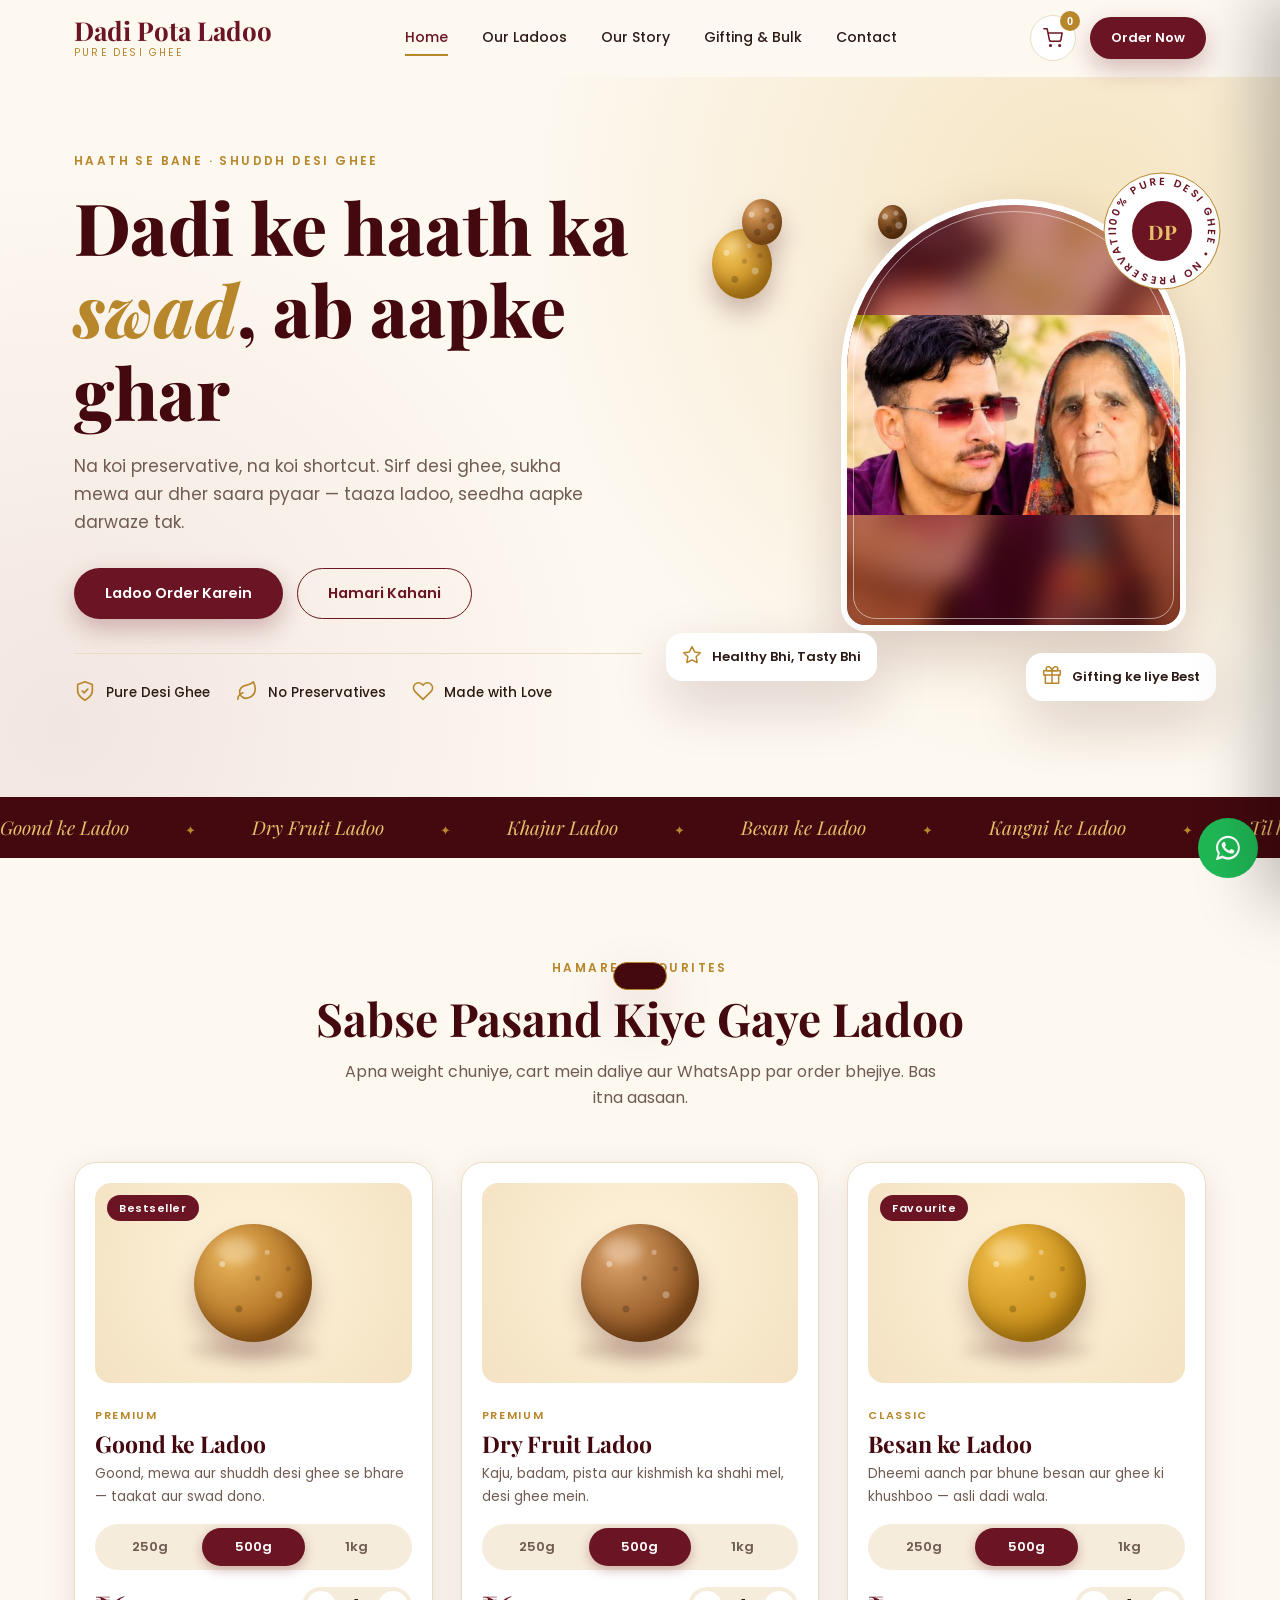
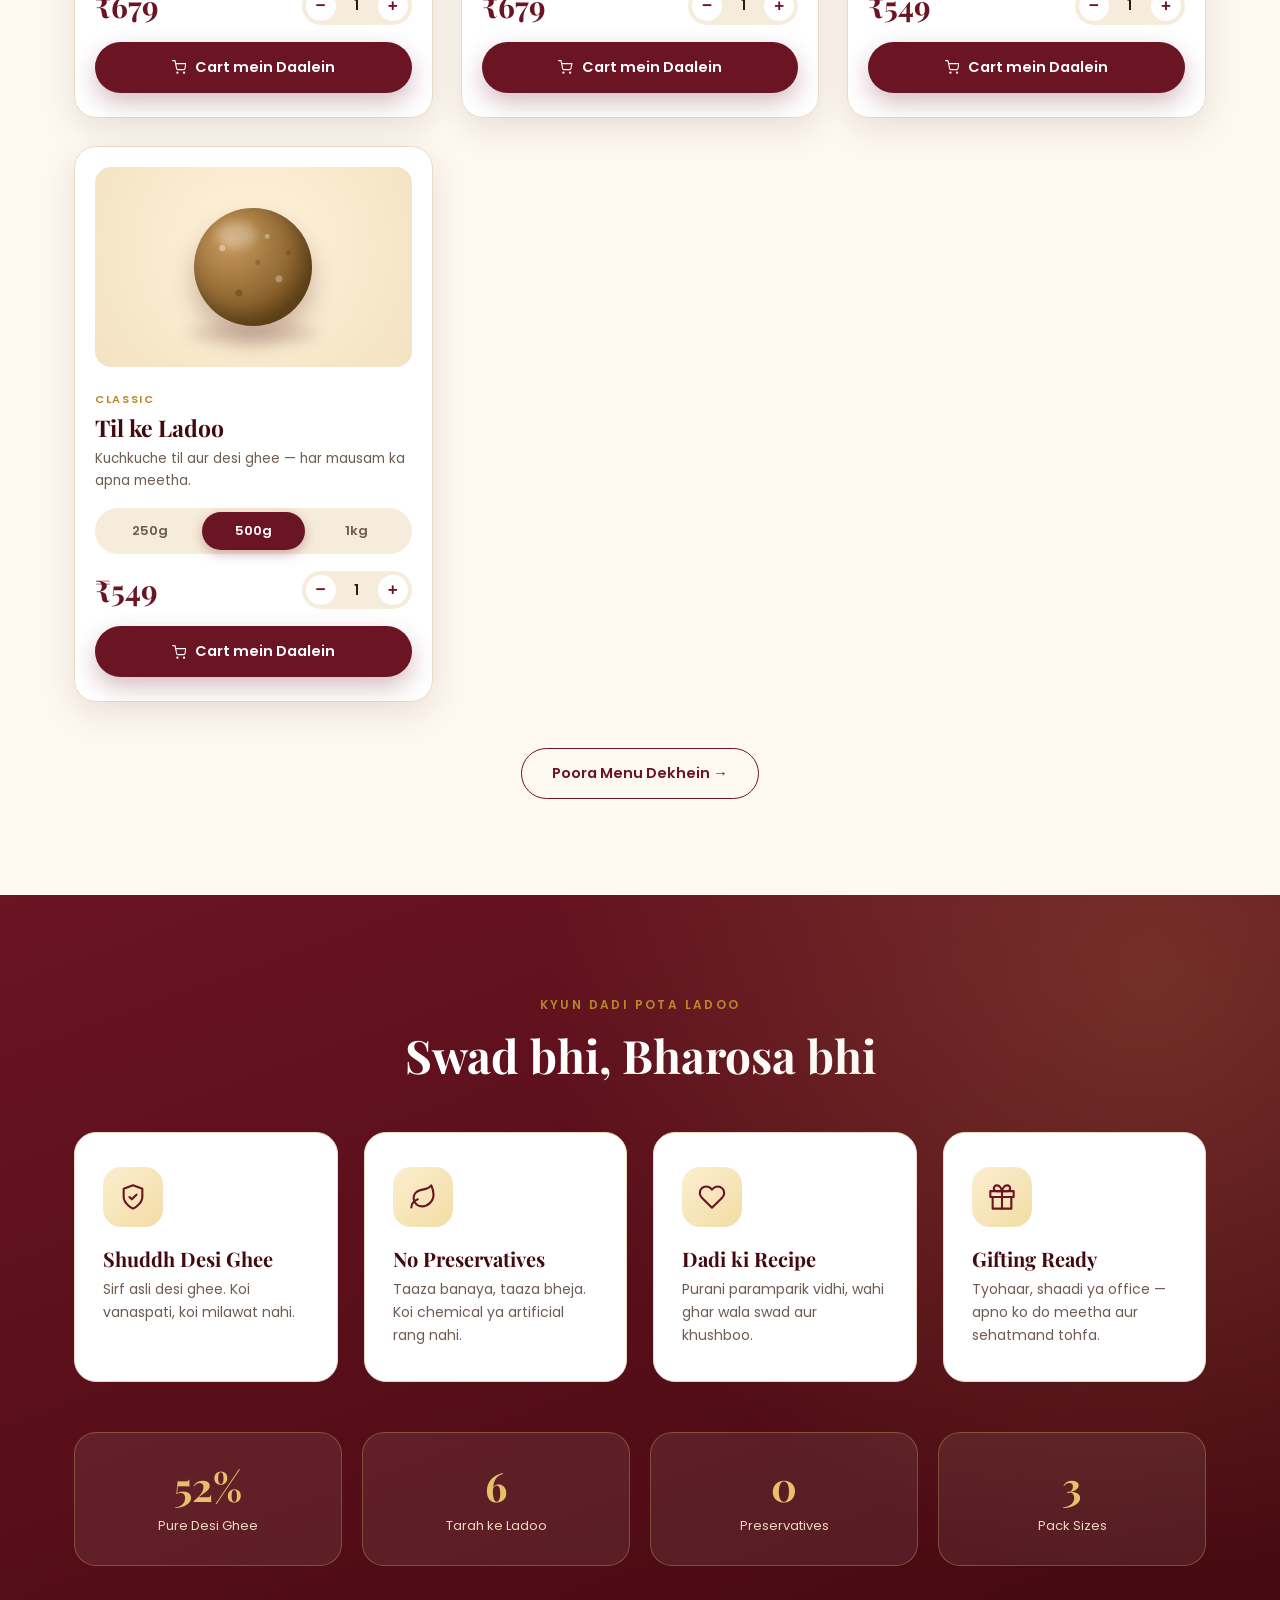
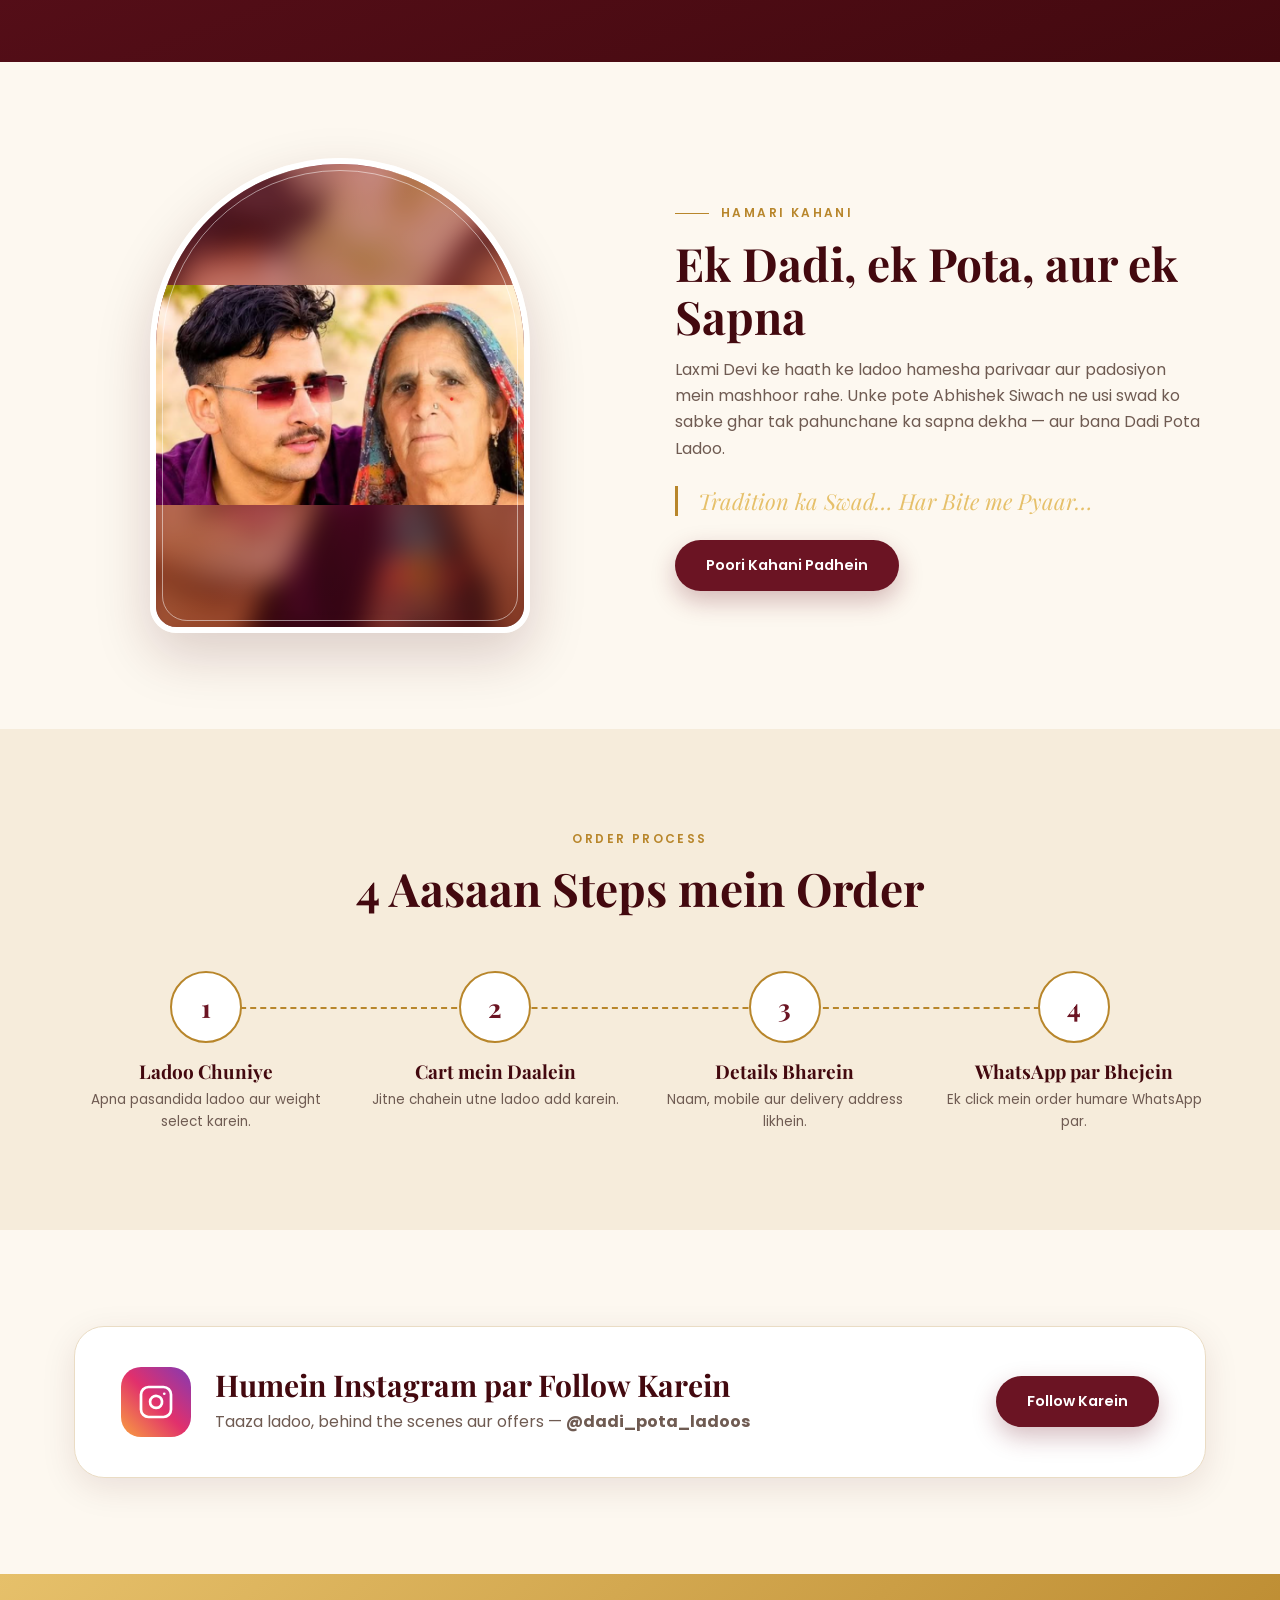
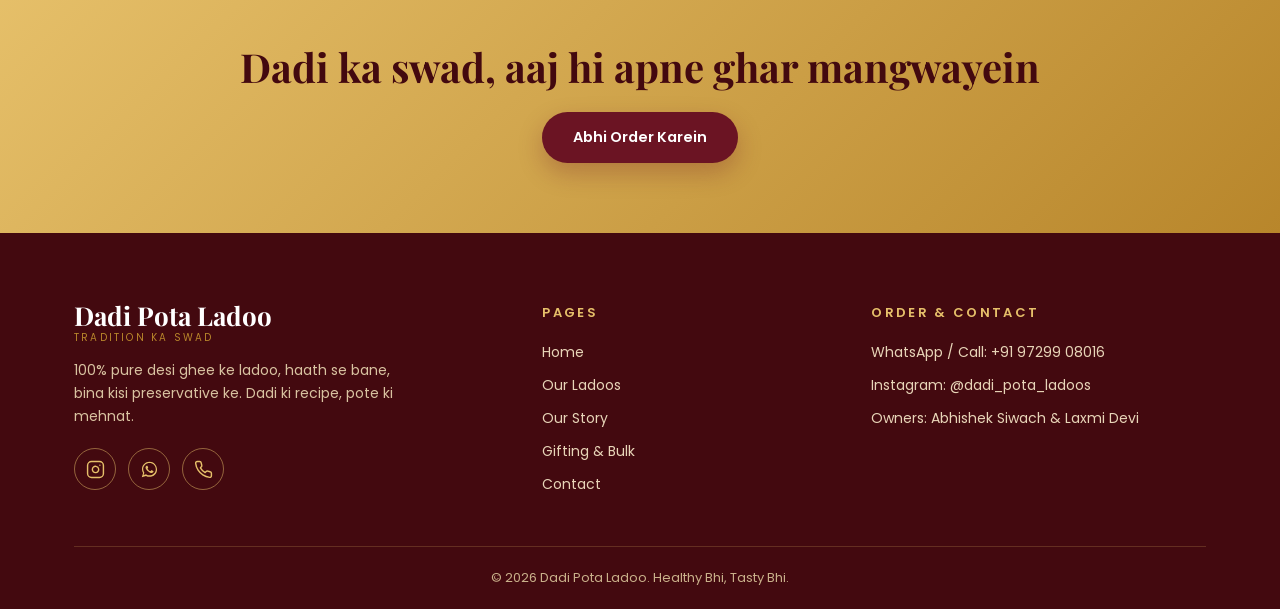
<file: index.html>
<!DOCTYPE html>
<html lang="hi">
<head>
<meta charset="UTF-8">
<meta name="viewport" content="width=device-width, initial-scale=1.0">
<title>Dadi Pota Ladoo | 100% Pure Desi Ghee Ladoo</title>
<meta name="description" content="Dadi Pota Ladoo - 100% pure desi ghee ke ladoo. Goond, Dry Fruit, Khajur, Besan, Kangni aur Til ke ladoo. WhatsApp par order karein.">
<link rel="preconnect" href="https://fonts.googleapis.com">
<link rel="preconnect" href="https://fonts.gstatic.com" crossorigin>
<link href="https://fonts.googleapis.com/css2?family=Playfair+Display:ital,wght@0,600;0,700;0,800;1,600&family=Poppins:wght@300;400;500;600&display=swap" rel="stylesheet">
<link rel="stylesheet" href="style.css">
</head>
<body>
<div id="app-header"></div>

<main>
<!-- HERO -->
<section class="hero">
  <div class="wrap">
    <div>
      <span class="eyebrow rv">Haath se bane · Shuddh Desi Ghee</span>
      <h1 class="rv">Dadi ke haath ka <em>swad</em>, ab aapke ghar</h1>
      <p class="lead rv">Na koi preservative, na koi shortcut. Sirf desi ghee, sukha mewa aur dher saara pyaar — taaza ladoo, seedha aapke darwaze tak.</p>
      <div class="cta-row rv">
        <a href="Menu.html" class="btn primary">Ladoo Order Karein</a>
        <a href="About.html" class="btn line">Hamari Kahani</a>
      </div>
      <div class="trust rv">
        <div><span data-ic="shield"></span> Pure Desi Ghee</div>
        <div><span data-ic="leaf"></span> No Preservatives</div>
        <div><span data-ic="heart"></span> Made with Love</div>
      </div>
    </div>
    <div class="hero-vis rv r">
      <div class="fl ball a" style="--l1:#f6c95b;--l2:#c98a1a"></div>
      <div class="fl ball b" style="--l1:#e0a060;--l2:#9a5a1a"></div>
      <div class="fl ball c" style="--l1:#b8763a;--l2:#6a3a12"></div>
      <div class="arch">
        <div class="fb">DP</div>
        <img src="dadi%20pota.png" alt="Abhishek Siwach aur Laxmi Devi, Dadi Pota Ladoo" onerror="this.style.display='none'">
        <div class="arch-ring"></div>
      </div>
      <div class="badge-rot">
        <svg viewBox="0 0 120 120"><defs><path id="cp" d="M60,60 m-46,0 a46,46 0 1,1 92,0 a46,46 0 1,1 -92,0"/></defs>
          <circle cx="60" cy="60" r="58" fill="#fff" stroke="#b8862b"/>
          <text font-size="10.5" font-weight="600" letter-spacing="2.2" fill="#6b1423" font-family="Poppins"><textPath href="#cp">100% PURE DESI GHEE • NO PRESERVATIVES •</textPath></text></svg>
        <div class="core">DP</div>
      </div>
      <div class="chip c1"><span data-ic="star"></span> Healthy Bhi, Tasty Bhi</div>
      <div class="chip c2"><span data-ic="gift"></span> Gifting ke liye Best</div>
    </div>
  </div>
</section>

<div class="strip"><div class="track">
  <span>Goond ke Ladoo</span><span>Dry Fruit Ladoo</span><span>Khajur Ladoo</span><span>Besan ke Ladoo</span><span>Kangni ke Ladoo</span><span>Til ke Ladoo</span>
  <span>Goond ke Ladoo</span><span>Dry Fruit Ladoo</span><span>Khajur Ladoo</span><span>Besan ke Ladoo</span><span>Kangni ke Ladoo</span><span>Til ke Ladoo</span>
</div></div>

<!-- FEATURED -->
<section>
  <div class="wrap">
    <div class="center">
      <span class="eyebrow rv">Hamare Favourites</span>
      <h2 class="sec-title rv">Sabse Pasand Kiye Gaye Ladoo</h2>
      <p class="sec-sub rv">Apna weight chuniye, cart mein daliye aur WhatsApp par order bhejiye. Bas itna aasaan.</p>
    </div>
    <div class="grid" id="featuredGrid" style="margin-top:50px"></div>
    <div class="center rv" style="margin-top:46px"><a href="Menu.html" class="btn line">Poora Menu Dekhein →</a></div>
  </div>
</section>

<!-- WHY -->
<section class="dark">
  <div class="wrap">
    <div class="center">
      <span class="eyebrow rv">Kyun Dadi Pota Ladoo</span>
      <h2 class="sec-title rv">Swad bhi, Bharosa bhi</h2>
    </div>
    <div class="feat">
      <div class="f rv"><div class="ico" data-ic="shield"></div><h4>Shuddh Desi Ghee</h4><p>Sirf asli desi ghee. Koi vanaspati, koi milawat nahi.</p></div>
      <div class="f rv"><div class="ico" data-ic="leaf"></div><h4>No Preservatives</h4><p>Taaza banaya, taaza bheja. Koi chemical ya artificial rang nahi.</p></div>
      <div class="f rv"><div class="ico" data-ic="heart"></div><h4>Dadi ki Recipe</h4><p>Purani paramparik vidhi, wahi ghar wala swad aur khushboo.</p></div>
      <div class="f rv"><div class="ico" data-ic="gift"></div><h4>Gifting Ready</h4><p>Tyohaar, shaadi ya office — apno ko do meetha aur sehatmand tohfa.</p></div>
    </div>
    <div class="stats">
      <div class="stat rv"><b data-count="100" data-suf="%">0</b><span>Pure Desi Ghee</span></div>
      <div class="stat rv"><b data-count="6">0</b><span>Tarah ke Ladoo</span></div>
      <div class="stat rv"><b data-count="0">0</b><span>Preservatives</span></div>
      <div class="stat rv"><b data-count="3">0</b><span>Pack Sizes</span></div>
    </div>
  </div>
</section>

<!-- STORY -->
<section>
  <div class="wrap split">
    <div class="rv l">
      <div class="arch" style="max-width:380px">
        <div class="fb">DP</div>
        <img src="dadi%20pota.png" alt="Dadi aur Pota" onerror="this.style.display='none'">
        <div class="arch-ring"></div>
      </div>
    </div>
    <div class="rv r">
      <span class="eyebrow">Hamari Kahani</span>
      <h2 class="sec-title">Ek Dadi, ek Pota, aur ek Sapna</h2>
      <p class="sec-sub" style="margin-bottom:14px">Laxmi Devi ke haath ke ladoo hamesha parivaar aur padosiyon mein mashhoor rahe. Unke pote Abhishek Siwach ne usi swad ko sabke ghar tak pahunchane ka sapna dekha — aur bana Dadi Pota Ladoo.</p>
      <div class="quote">Tradition ka Swad… Har Bite me Pyaar…</div>
      <a href="About.html" class="btn primary">Poori Kahani Padhein</a>
    </div>
  </div>
</section>

<!-- HOW TO ORDER -->
<section style="background:var(--bg2)">
  <div class="wrap">
    <div class="center">
      <span class="eyebrow rv">Order Process</span>
      <h2 class="sec-title rv">4 Aasaan Steps mein Order</h2>
    </div>
    <div class="steps">
      <div class="step rv"><i>1</i><h4>Ladoo Chuniye</h4><p>Apna pasandida ladoo aur weight select karein.</p></div>
      <div class="step rv"><i>2</i><h4>Cart mein Daalein</h4><p>Jitne chahein utne ladoo add karein.</p></div>
      <div class="step rv"><i>3</i><h4>Details Bharein</h4><p>Naam, mobile aur delivery address likhein.</p></div>
      <div class="step rv"><i>4</i><h4>WhatsApp par Bhejein</h4><p>Ek click mein order humare WhatsApp par.</p></div>
    </div>
  </div>
</section>

<!-- INSTAGRAM -->
<section>
  <div class="wrap">
    <div class="insta rv">
      <div class="left">
        <div class="ig" data-ic="insta"></div>
        <div><h3>Humein Instagram par Follow Karein</h3><p>Taaza ladoo, behind the scenes aur offers — <b>@dadi_pota_ladoos</b></p></div>
      </div>
      <a href="https://www.instagram.com/dadi_pota_ladoos/" target="_blank" rel="noopener" class="btn primary">Follow Karein</a>
    </div>
  </div>
</section>

<div class="band">
  <div class="wrap">
    <h2 class="rv">Dadi ka swad, aaj hi apne ghar mangwayein</h2>
    <a href="Menu.html" class="btn primary rv">Abhi Order Karein</a>
  </div>
</div>
</main>

<div id="app-footer"></div>
<script src="script.js"></script>
</body>
</html>
</file>
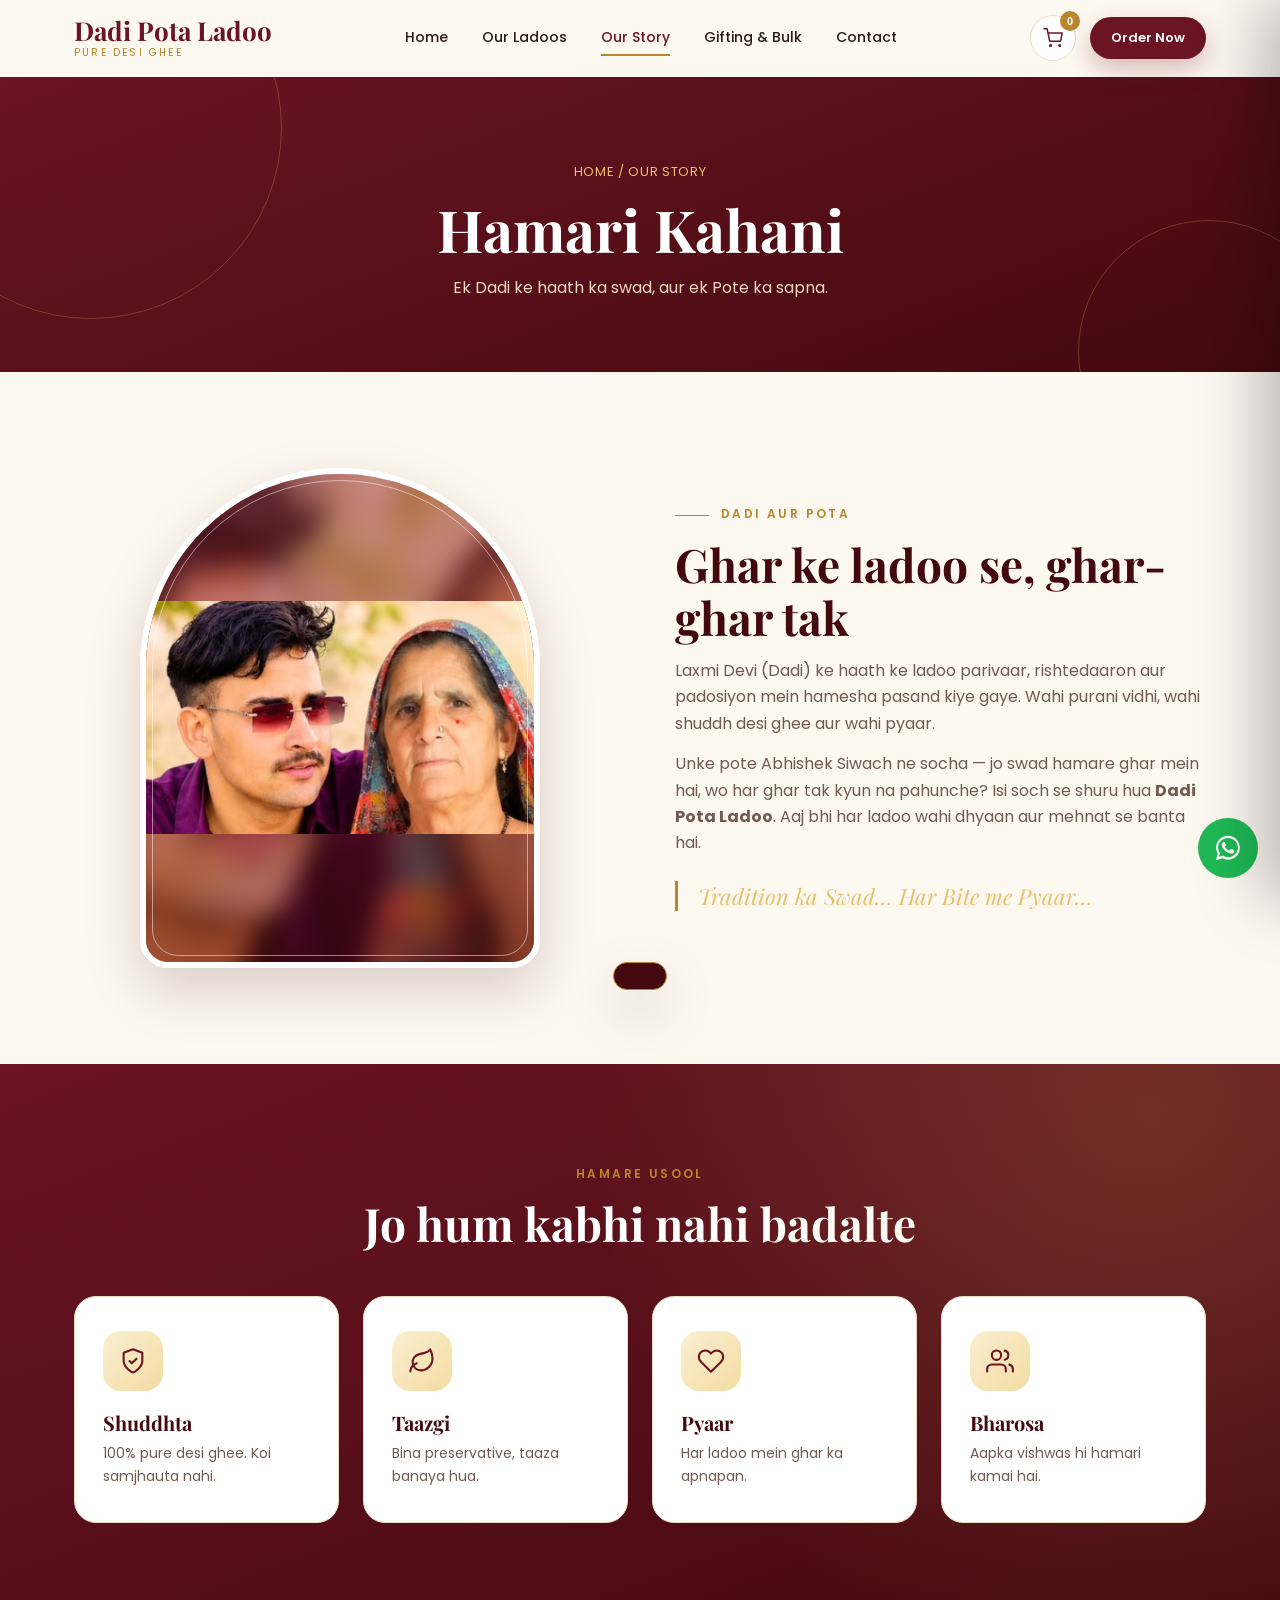
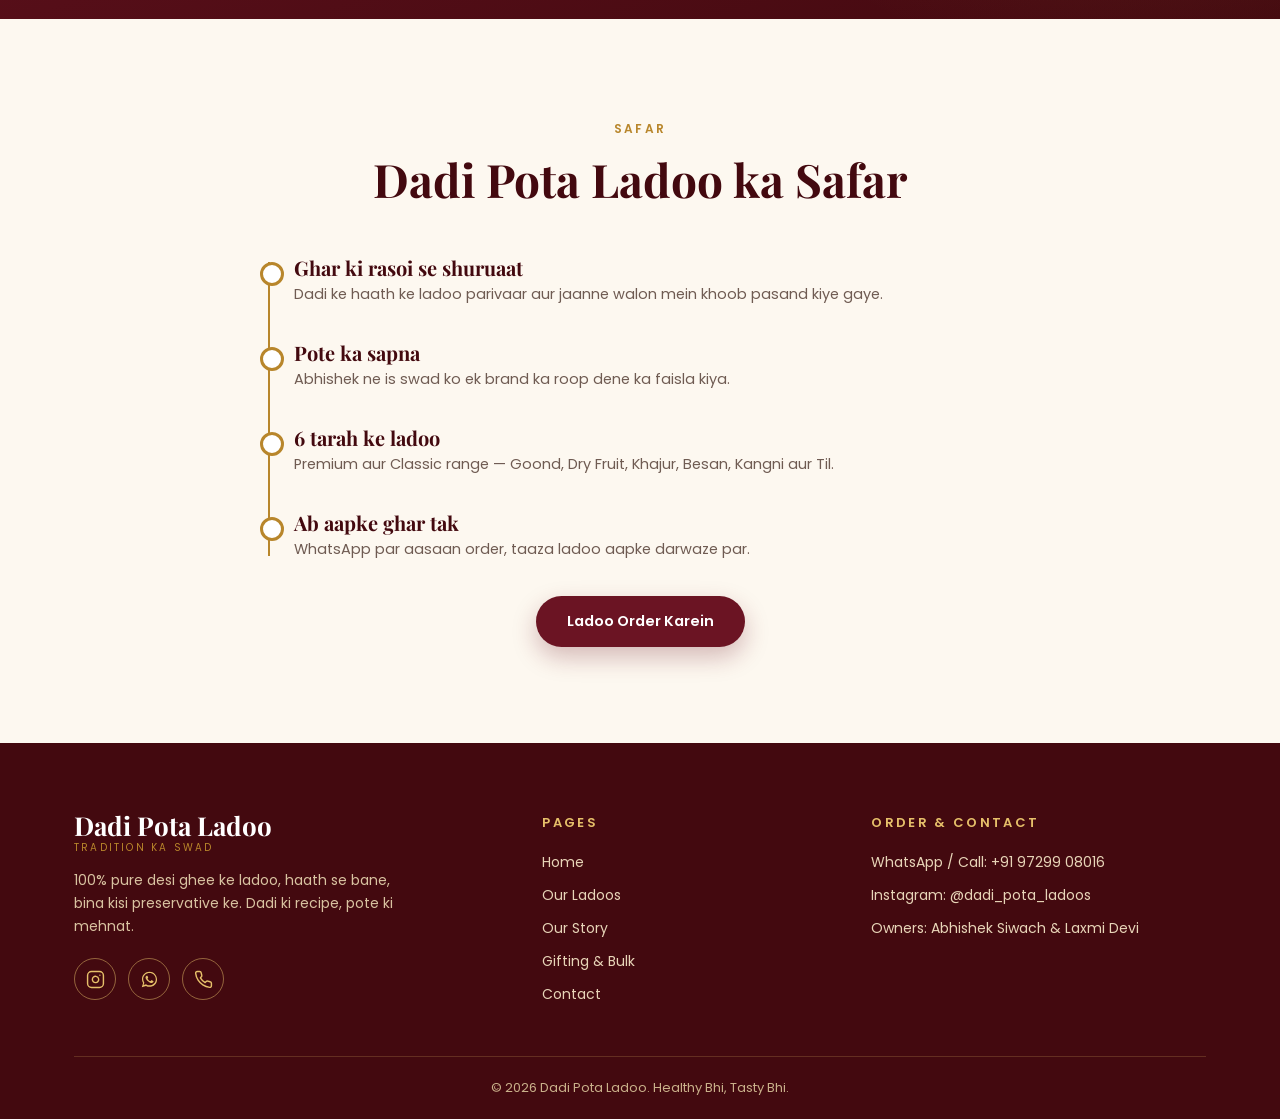
<file: About.html>
<!DOCTYPE html>
<html lang="hi">
<head>
<meta charset="UTF-8">
<meta name="viewport" content="width=device-width, initial-scale=1.0">
<title>Our Story | Dadi Pota Ladoo</title>
<meta name="description" content="Dadi Laxmi Devi aur pote Abhishek Siwach ki kahani - Dadi Pota Ladoo ka safar.">
<link rel="preconnect" href="https://fonts.googleapis.com">
<link rel="preconnect" href="https://fonts.gstatic.com" crossorigin>
<link href="https://fonts.googleapis.com/css2?family=Playfair+Display:ital,wght@0,600;0,700;0,800;1,600&family=Poppins:wght@300;400;500;600&display=swap" rel="stylesheet">
<link rel="stylesheet" href="style.css">
</head>
<body>
<div id="app-header"></div>

<main>
<section class="phero">
  <div class="wrap">
    <div class="crumb">HOME / OUR STORY</div>
    <h1>Hamari Kahani</h1>
    <p>Ek Dadi ke haath ka swad, aur ek Pote ka sapna.</p>
  </div>
</section>

<section>
  <div class="wrap split">
    <div class="rv l">
      <div class="arch" style="max-width:400px">
        <div class="fb">DP</div>
        <img src="dadi%20pota.png" alt="Abhishek Siwach aur Laxmi Devi" onerror="this.style.display='none'">
        <div class="arch-ring"></div>
      </div>
    </div>
    <div class="rv r">
      <span class="eyebrow">Dadi aur Pota</span>
      <h2 class="sec-title">Ghar ke ladoo se, ghar-ghar tak</h2>
      <p class="sec-sub" style="margin-bottom:14px">Laxmi Devi (Dadi) ke haath ke ladoo parivaar, rishtedaaron aur padosiyon mein hamesha pasand kiye gaye. Wahi purani vidhi, wahi shuddh desi ghee aur wahi pyaar.</p>
      <p class="sec-sub">Unke pote Abhishek Siwach ne socha — jo swad hamare ghar mein hai, wo har ghar tak kyun na pahunche? Isi soch se shuru hua <b>Dadi Pota Ladoo</b>. Aaj bhi har ladoo wahi dhyaan aur mehnat se banta hai.</p>
      <div class="quote">Tradition ka Swad… Har Bite me Pyaar…</div>
    </div>
  </div>
</section>

<section class="dark">
  <div class="wrap">
    <div class="center">
      <span class="eyebrow rv">Hamare Usool</span>
      <h2 class="sec-title rv">Jo hum kabhi nahi badalte</h2>
    </div>
    <div class="vals feat" style="margin-top:46px">
      <div class="f rv"><div class="ico" data-ic="shield"></div><h4>Shuddhta</h4><p>100% pure desi ghee. Koi samjhauta nahi.</p></div>
      <div class="f rv"><div class="ico" data-ic="leaf"></div><h4>Taazgi</h4><p>Bina preservative, taaza banaya hua.</p></div>
      <div class="f rv"><div class="ico" data-ic="heart"></div><h4>Pyaar</h4><p>Har ladoo mein ghar ka apnapan.</p></div>
      <div class="f rv"><div class="ico" data-ic="users"></div><h4>Bharosa</h4><p>Aapka vishwas hi hamari kamai hai.</p></div>
    </div>
  </div>
</section>

<section>
  <div class="wrap">
    <div class="center">
      <span class="eyebrow rv">Safar</span>
      <h2 class="sec-title rv">Dadi Pota Ladoo ka Safar</h2>
    </div>
    <div class="tl">
      <div class="rv"><h4>Ghar ki rasoi se shuruaat</h4><p>Dadi ke haath ke ladoo parivaar aur jaanne walon mein khoob pasand kiye gaye.</p></div>
      <div class="rv"><h4>Pote ka sapna</h4><p>Abhishek ne is swad ko ek brand ka roop dene ka faisla kiya.</p></div>
      <div class="rv"><h4>6 tarah ke ladoo</h4><p>Premium aur Classic range — Goond, Dry Fruit, Khajur, Besan, Kangni aur Til.</p></div>
      <div class="rv"><h4>Ab aapke ghar tak</h4><p>WhatsApp par aasaan order, taaza ladoo aapke darwaze par.</p></div>
    </div>
    <div class="center rv" style="margin-top:20px"><a href="menu.html" class="btn primary">Ladoo Order Karein</a></div>
  </div>
</section>
</main>

<div id="app-footer"></div>
<script src="script.js"></script>
</body>
</html>
</file>
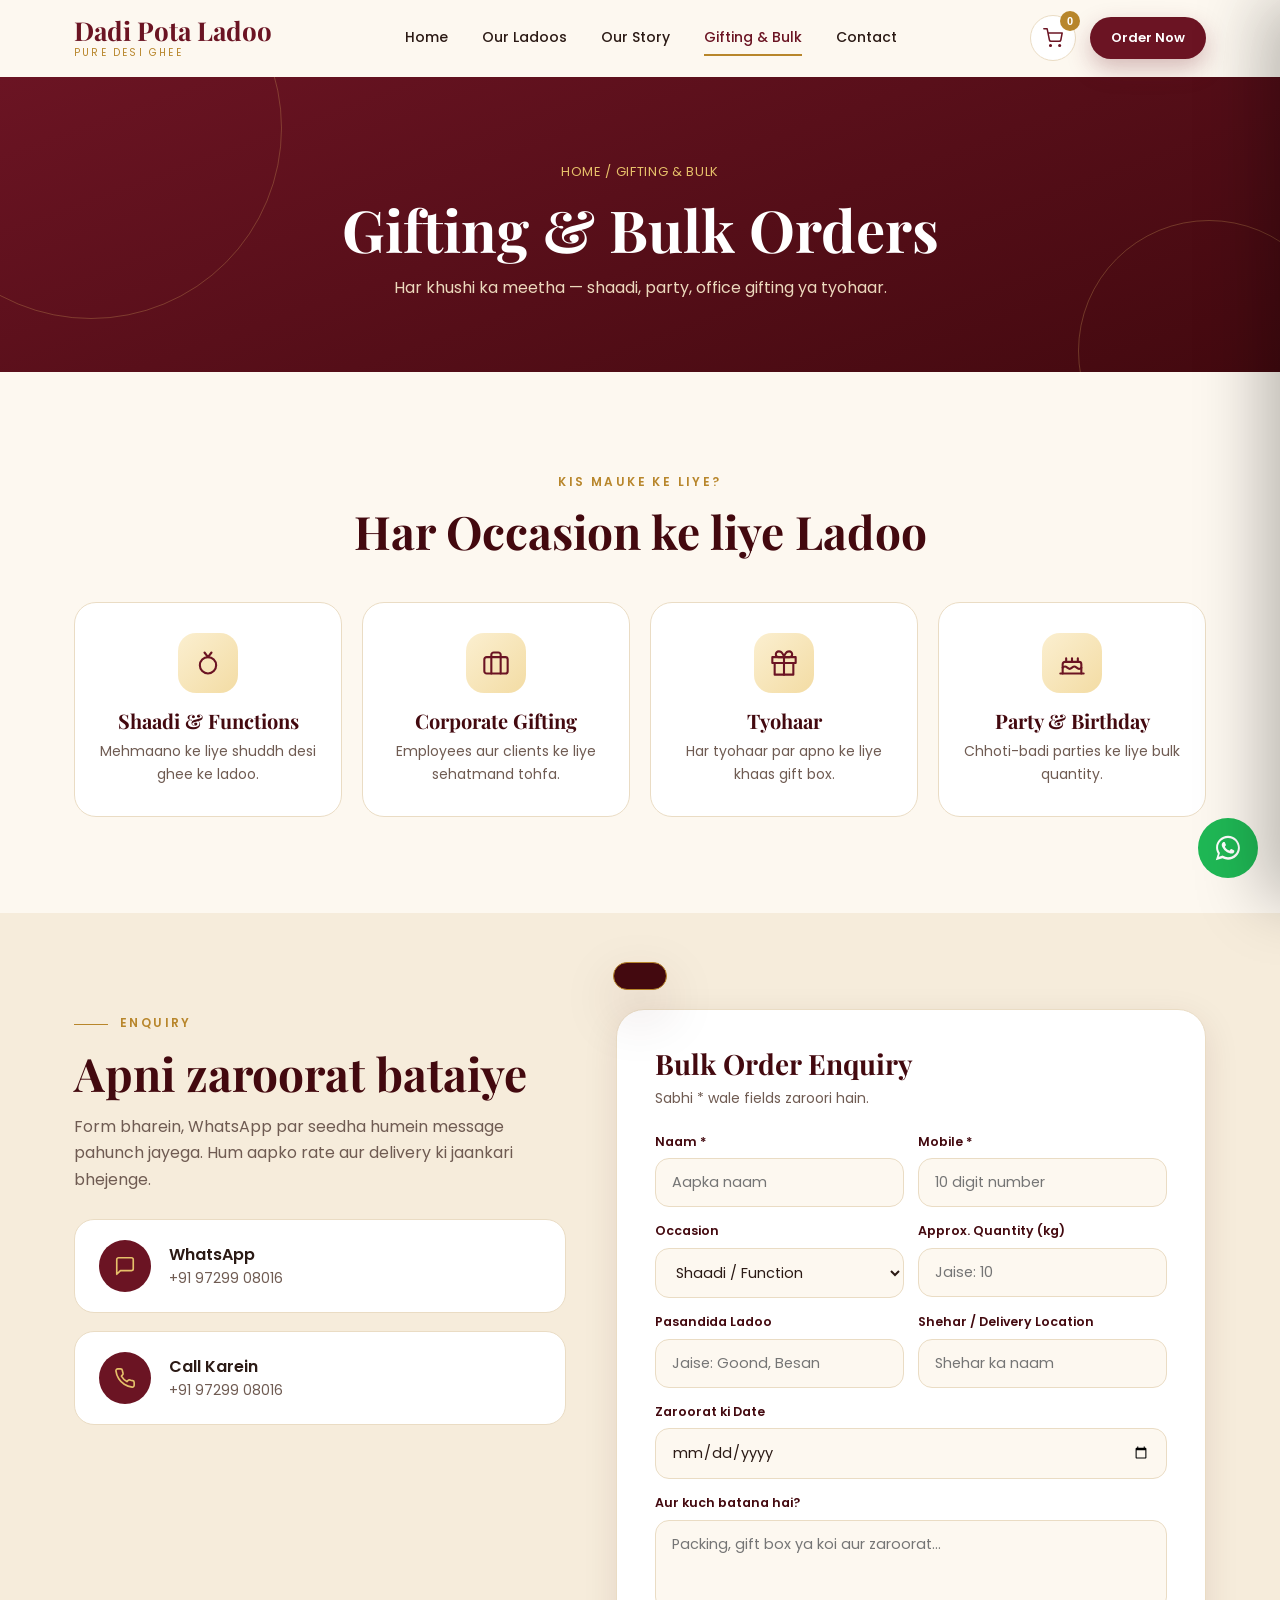
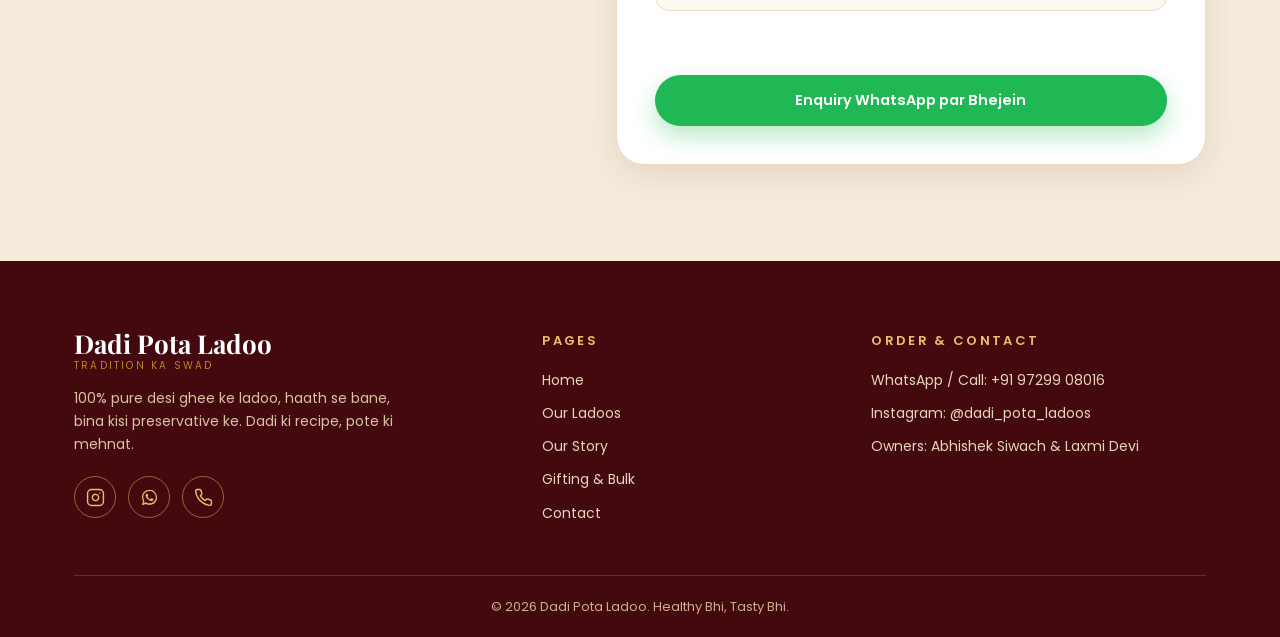
<file: Bulk.html>
<!DOCTYPE html>
<html lang="hi">
<head>
<meta charset="UTF-8">
<meta name="viewport" content="width=device-width, initial-scale=1.0">
<title>Gifting & Bulk Orders | Dadi Pota Ladoo</title>
<meta name="description" content="Shaadi, corporate gifting, party aur tyohaar ke liye Dadi Pota Ladoo ke bulk orders. WhatsApp par enquiry bhejein.">
<link rel="preconnect" href="https://fonts.googleapis.com">
<link rel="preconnect" href="https://fonts.gstatic.com" crossorigin>
<link href="https://fonts.googleapis.com/css2?family=Playfair+Display:ital,wght@0,600;0,700;0,800;1,600&family=Poppins:wght@300;400;500;600&display=swap" rel="stylesheet">
<link rel="stylesheet" href="style.css">
</head>
<body>
<div id="app-header"></div>

<main>
<section class="phero">
  <div class="wrap">
    <div class="crumb">HOME / GIFTING &amp; BULK</div>
    <h1>Gifting &amp; Bulk Orders</h1>
    <p>Har khushi ka meetha — shaadi, party, office gifting ya tyohaar.</p>
  </div>
</section>

<section>
  <div class="wrap">
    <div class="center">
      <span class="eyebrow rv">Kis Mauke ke liye?</span>
      <h2 class="sec-title rv">Har Occasion ke liye Ladoo</h2>
    </div>
    <div class="occ">
      <div class="f rv"><div class="ico" data-ic="ring"></div><h4>Shaadi &amp; Functions</h4><p>Mehmaano ke liye shuddh desi ghee ke ladoo.</p></div>
      <div class="f rv"><div class="ico" data-ic="briefcase"></div><h4>Corporate Gifting</h4><p>Employees aur clients ke liye sehatmand tohfa.</p></div>
      <div class="f rv"><div class="ico" data-ic="gift"></div><h4>Tyohaar</h4><p>Har tyohaar par apno ke liye khaas gift box.</p></div>
      <div class="f rv"><div class="ico" data-ic="cake"></div><h4>Party &amp; Birthday</h4><p>Chhoti-badi parties ke liye bulk quantity.</p></div>
    </div>
  </div>
</section>

<section style="background:var(--bg2)">
  <div class="wrap two">
    <div class="rv l">
      <span class="eyebrow">Enquiry</span>
      <h2 class="sec-title">Apni zaroorat bataiye</h2>
      <p class="sec-sub" style="margin-bottom:26px">Form bharein, WhatsApp par seedha humein message pahunch jayega. Hum aapko rate aur delivery ki jaankari bhejenge.</p>
      <div class="cinfo">
        <a class="ci-card" href="https://wa.me/919729908016" target="_blank" rel="noopener"><div class="ico" data-ic="msg"></div><div><h4>WhatsApp</h4><p>+91 97299 08016</p></div></a>
        <a class="ci-card" href="tel:+919729908016"><div class="ico" data-ic="phone"></div><div><h4>Call Karein</h4><p>+91 97299 08016</p></div></a>
      </div>
    </div>
    <form class="fbox rv r" id="bulkForm" novalidate>
      <h3>Bulk Order Enquiry</h3>
      <p>Sabhi * wale fields zaroori hain.</p>
      <div class="row2">
        <label class="f-l"><span>Naam *</span><input type="text" name="name" data-label="Naam" placeholder="Aapka naam"></label>
        <label class="f-l"><span>Mobile *</span><input type="tel" class="digits" name="phone" data-label="Mobile" maxlength="10" inputmode="numeric" placeholder="10 digit number"></label>
      </div>
      <div class="row2">
        <label class="f-l"><span>Occasion</span>
          <select name="occasion" data-label="Occasion">
            <option>Shaadi / Function</option><option>Corporate Gifting</option><option>Tyohaar</option><option>Party / Birthday</option><option>Anya</option>
          </select></label>
        <label class="f-l"><span>Approx. Quantity (kg)</span><input type="number" min="1" name="qty" data-label="Quantity (kg)" placeholder="Jaise: 10"></label>
      </div>
      <div class="row2">
        <label class="f-l"><span>Pasandida Ladoo</span><input type="text" name="ladoo" data-label="Ladoo" placeholder="Jaise: Goond, Besan"></label>
        <label class="f-l"><span>Shehar / Delivery Location</span><input type="text" name="city" data-label="Shehar" placeholder="Shehar ka naam"></label>
      </div>
      <label class="f-l"><span>Zaroorat ki Date</span><input type="date" name="date" data-label="Date"></label>
      <label class="f-l"><span>Aur kuch batana hai?</span><textarea name="msg" data-label="Message" rows="3" placeholder="Packing, gift box ya koi aur zaroorat..."></textarea></label>
      <p class="err"></p>
      <button type="submit" class="btn wa block">Enquiry WhatsApp par Bhejein</button>
    </form>
  </div>
</section>
</main>

<div id="app-footer"></div>
<script src="script.js"></script>
</body>
</html>
</file>
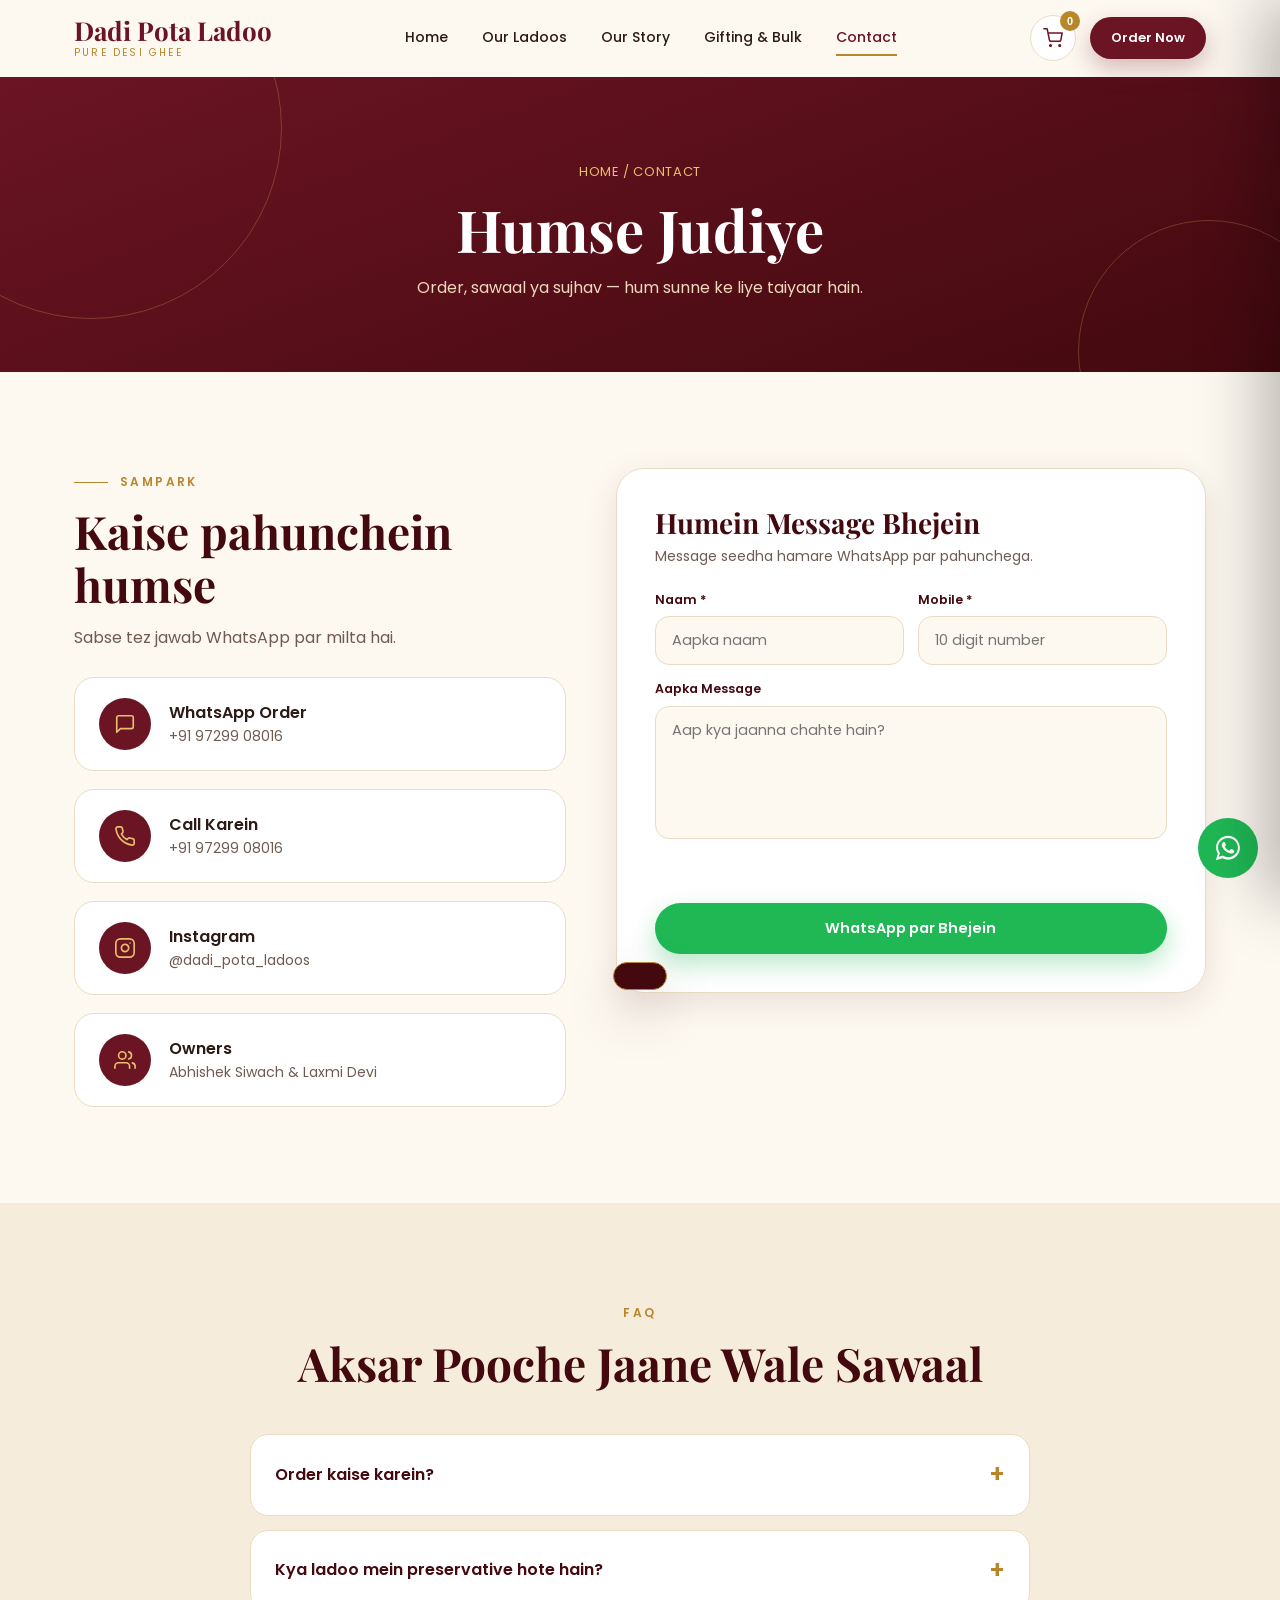
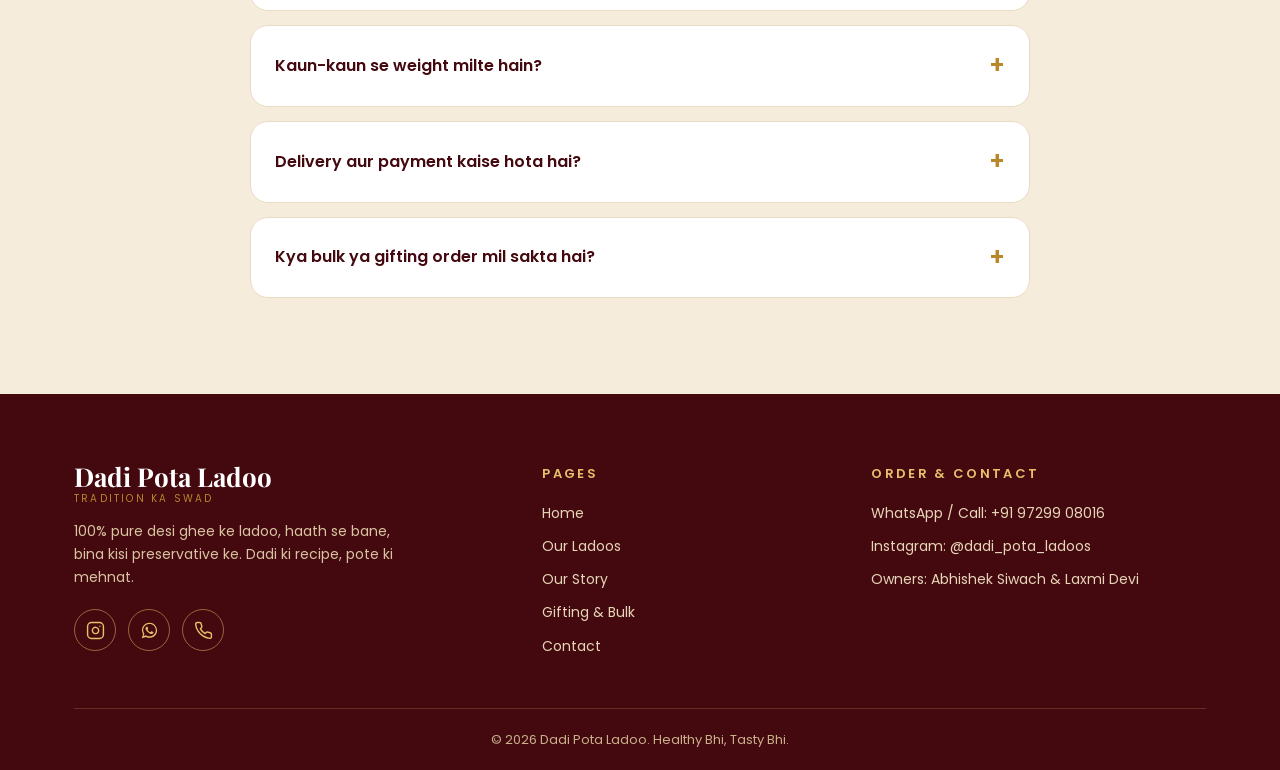
<file: Contact.html>
<!DOCTYPE html>
<html lang="hi">
<head>
<meta charset="UTF-8">
<meta name="viewport" content="width=device-width, initial-scale=1.0">
<title>Contact Us | Dadi Pota Ladoo</title>
<meta name="description" content="Dadi Pota Ladoo se sampark karein. WhatsApp, call ya Instagram par order aur jaankari.">
<link rel="preconnect" href="https://fonts.googleapis.com">
<link rel="preconnect" href="https://fonts.gstatic.com" crossorigin>
<link href="https://fonts.googleapis.com/css2?family=Playfair+Display:ital,wght@0,600;0,700;0,800;1,600&family=Poppins:wght@300;400;500;600&display=swap" rel="stylesheet">
<link rel="stylesheet" href="style.css">
</head>
<body>
<div id="app-header"></div>

<main>
<section class="phero">
  <div class="wrap">
    <div class="crumb">HOME / CONTACT</div>
    <h1>Humse Judiye</h1>
    <p>Order, sawaal ya sujhav — hum sunne ke liye taiyaar hain.</p>
  </div>
</section>

<section>
  <div class="wrap two">
    <div class="rv l">
      <span class="eyebrow">Sampark</span>
      <h2 class="sec-title">Kaise pahunchein humse</h2>
      <p class="sec-sub" style="margin-bottom:26px">Sabse tez jawab WhatsApp par milta hai.</p>
      <div class="cinfo">
        <a class="ci-card" href="https://wa.me/919729908016" target="_blank" rel="noopener"><div class="ico" data-ic="msg"></div><div><h4>WhatsApp Order</h4><p>+91 97299 08016</p></div></a>
        <a class="ci-card" href="tel:+919729908016"><div class="ico" data-ic="phone"></div><div><h4>Call Karein</h4><p>+91 97299 08016</p></div></a>
        <a class="ci-card" href="https://www.instagram.com/dadi_pota_ladoos/" target="_blank" rel="noopener"><div class="ico" data-ic="insta"></div><div><h4>Instagram</h4><p>@dadi_pota_ladoos</p></div></a>
        <div class="ci-card"><div class="ico" data-ic="users"></div><div><h4>Owners</h4><p>Abhishek Siwach &amp; Laxmi Devi</p></div></div>
      </div>
    </div>
    <form class="fbox rv r" id="contactForm" novalidate>
      <h3>Humein Message Bhejein</h3>
      <p>Message seedha hamare WhatsApp par pahunchega.</p>
      <div class="row2">
        <label class="f-l"><span>Naam *</span><input type="text" name="name" data-label="Naam" placeholder="Aapka naam"></label>
        <label class="f-l"><span>Mobile *</span><input type="tel" class="digits" name="phone" data-label="Mobile" maxlength="10" inputmode="numeric" placeholder="10 digit number"></label>
      </div>
      <label class="f-l"><span>Aapka Message</span><textarea name="msg" data-label="Message" rows="5" placeholder="Aap kya jaanna chahte hain?"></textarea></label>
      <p class="err"></p>
      <button type="submit" class="btn wa block">WhatsApp par Bhejein</button>
    </form>
  </div>
</section>

<section style="background:var(--bg2)">
  <div class="wrap">
    <div class="center">
      <span class="eyebrow rv">FAQ</span>
      <h2 class="sec-title rv">Aksar Pooche Jaane Wale Sawaal</h2>
    </div>
    <div class="faq">
      <details class="rv"><summary>Order kaise karein?</summary><p>Menu page par ladoo aur weight chuniye, cart mein daliye, naam-address bharein aur WhatsApp par order bhej dein. Hum confirm karke aapse baat karenge.</p></details>
      <details class="rv"><summary>Kya ladoo mein preservative hote hain?</summary><p>Nahi. Hamare ladoo 100% pure desi ghee se bante hain aur koi preservative use nahi hota.</p></details>
      <details class="rv"><summary>Kaun-kaun se weight milte hain?</summary><p>Har ladoo 250g, 500g aur 1kg pack mein available hai.</p></details>
      <details class="rv"><summary>Delivery aur payment kaise hota hai?</summary><p>Delivery charges aur payment ka tareeka order ke baad WhatsApp par aapke address ke hisaab se confirm kiya jata hai.</p></details>
      <details class="rv"><summary>Kya bulk ya gifting order mil sakta hai?</summary><p>Haan. Gifting &amp; Bulk page par enquiry bhejein, hum rate aur details WhatsApp par batayenge.</p></details>
    </div>
  </div>
</section>
</main>

<div id="app-footer"></div>
<script src="script.js"></script>
</body>
</html>
</file>
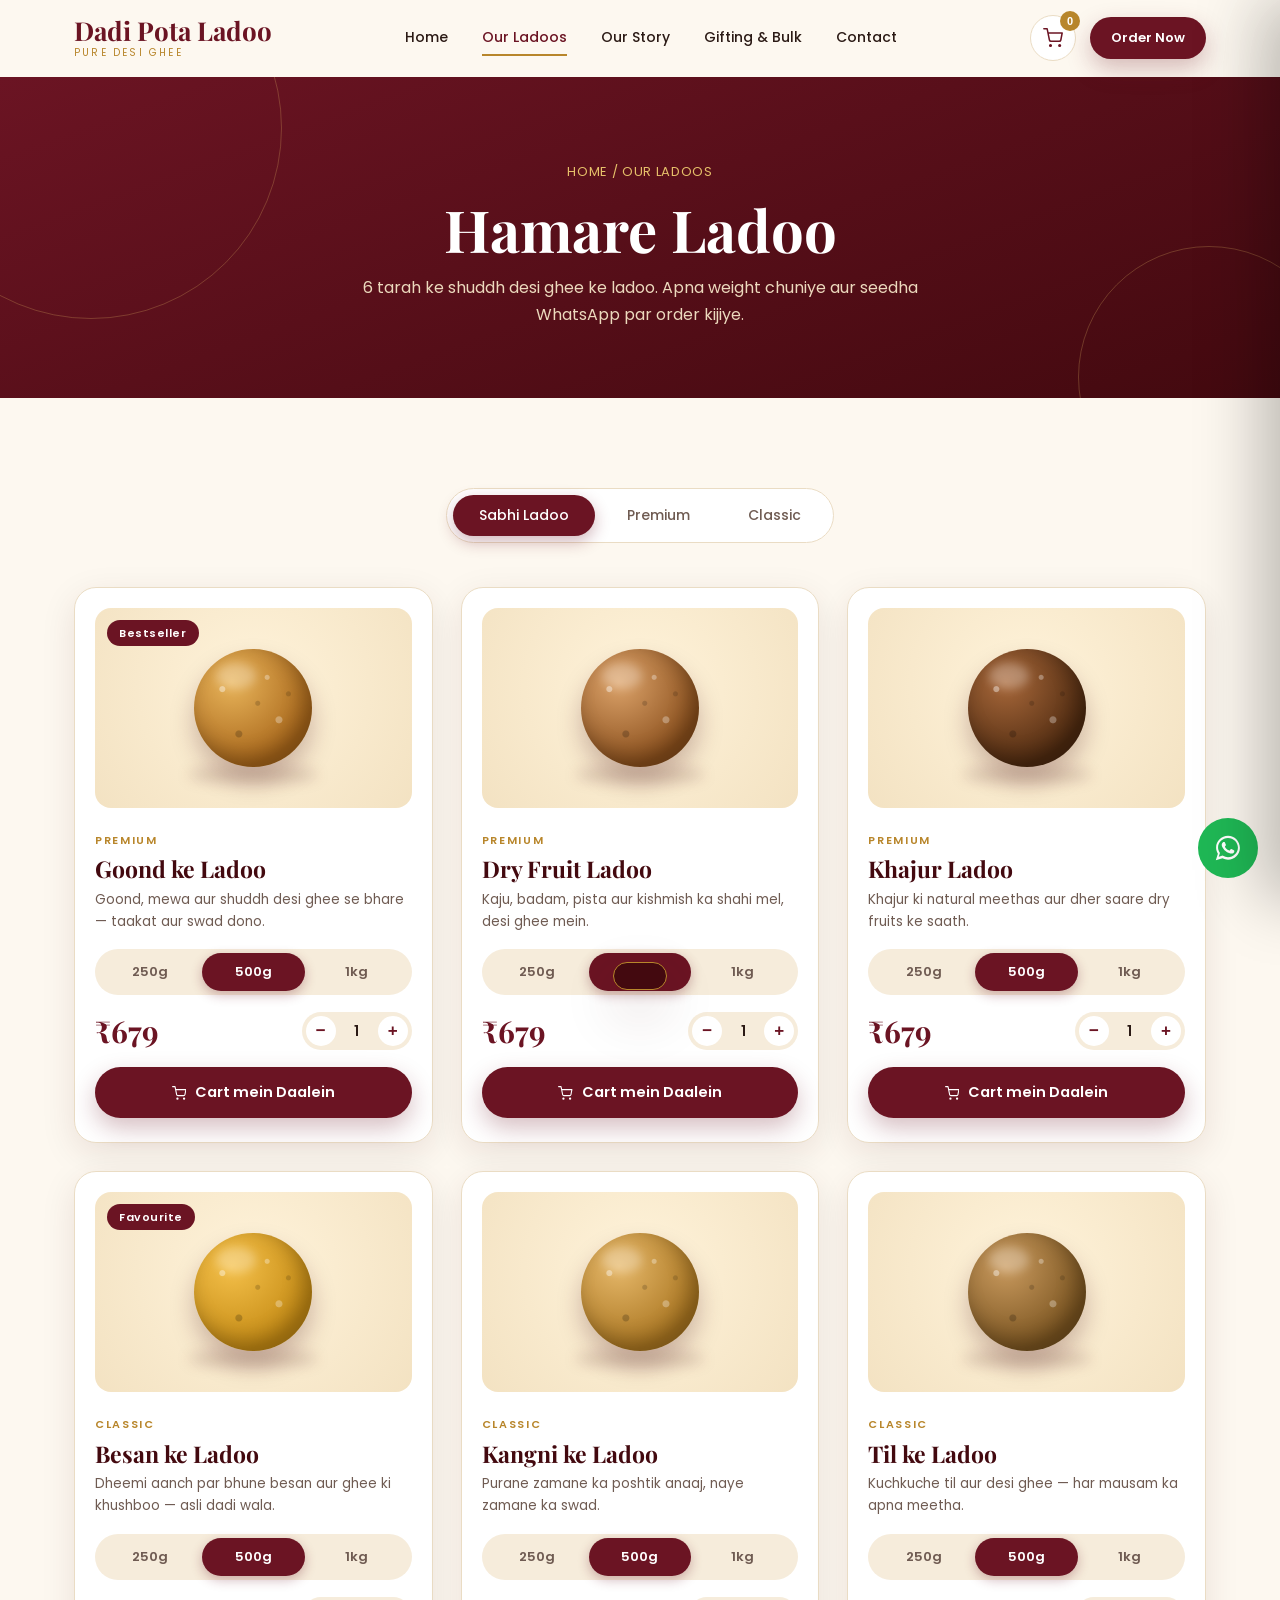
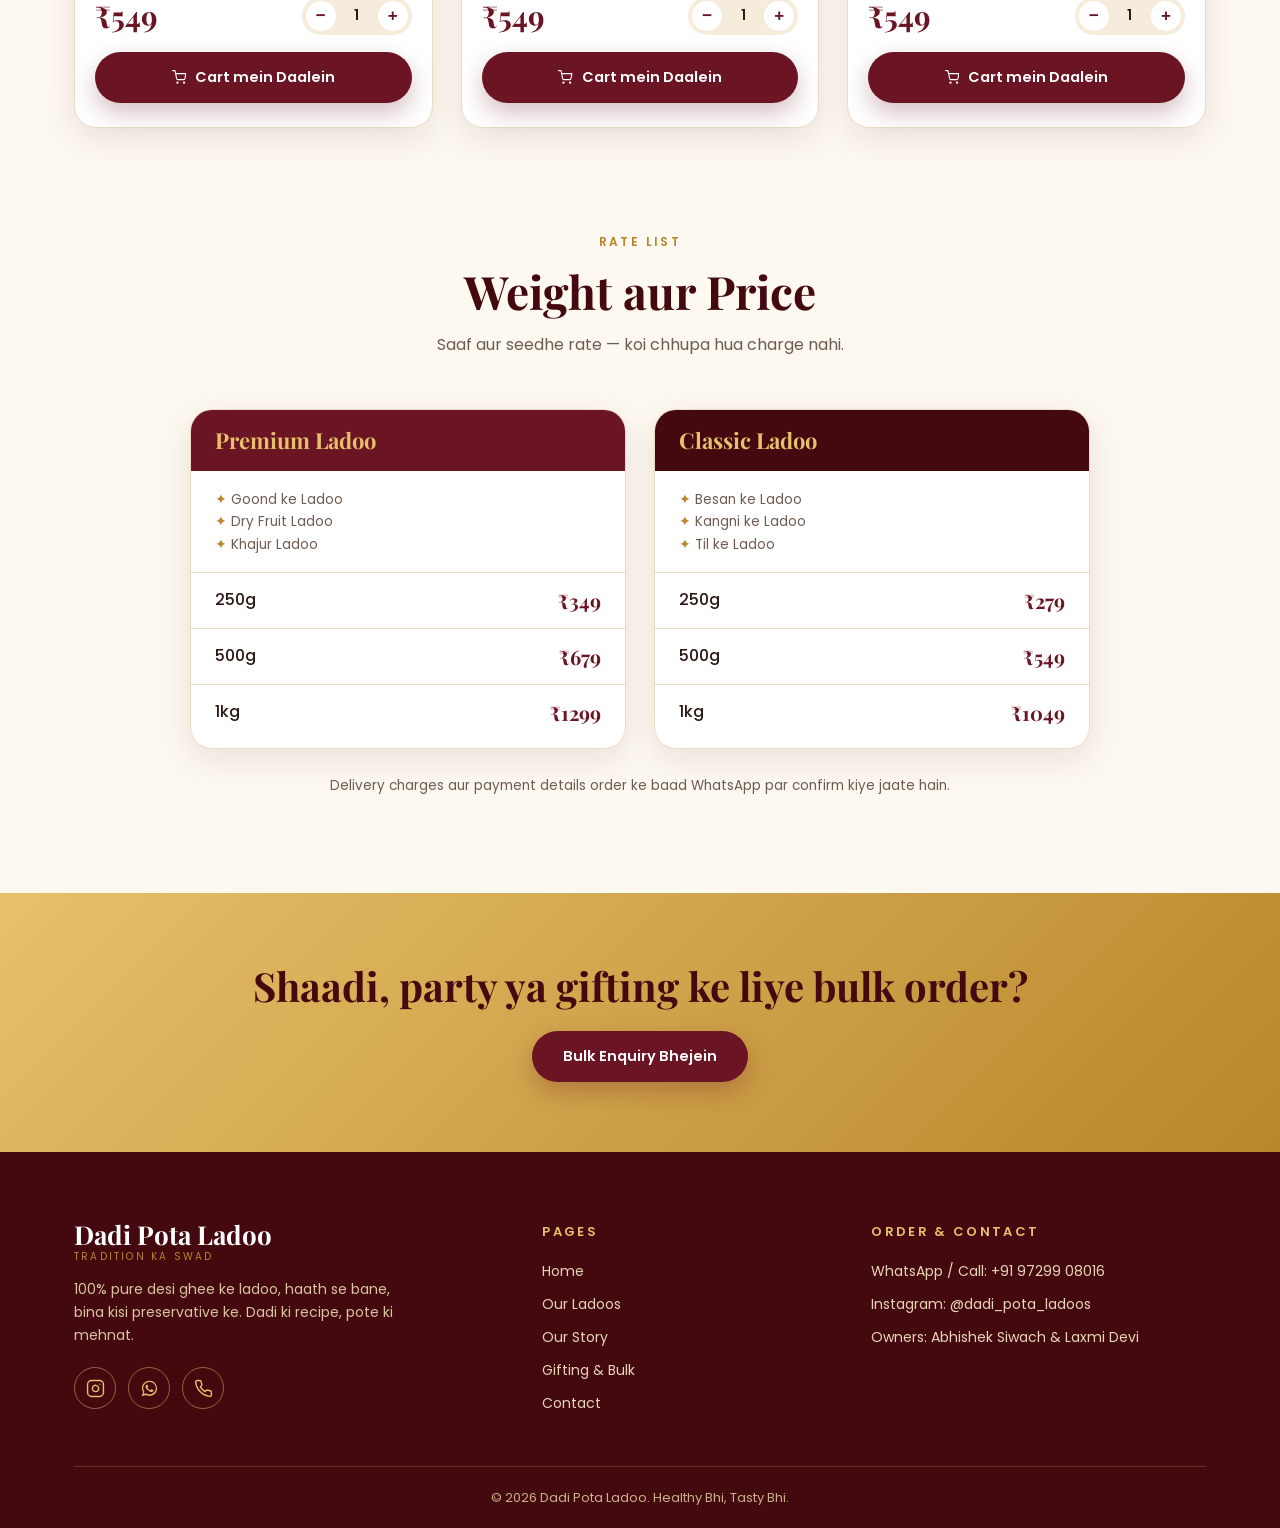
<file: Menu.html>
<!DOCTYPE html>
<html lang="hi">
<head>
<meta charset="UTF-8">
<meta name="viewport" content="width=device-width, initial-scale=1.0">
<title>Our Ladoos & Price | Dadi Pota Ladoo</title>
<meta name="description" content="Dadi Pota Ladoo ka menu: Goond, Dry Fruit, Khajur, Besan, Kangni, Til ke ladoo. 250g, 500g aur 1kg packs. WhatsApp par order karein.">
<link rel="preconnect" href="https://fonts.googleapis.com">
<link rel="preconnect" href="https://fonts.gstatic.com" crossorigin>
<link href="https://fonts.googleapis.com/css2?family=Playfair+Display:ital,wght@0,600;0,700;0,800;1,600&family=Poppins:wght@300;400;500;600&display=swap" rel="stylesheet">
<link rel="stylesheet" href="style.css">
</head>
<body>
<div id="app-header"></div>

<main>
<section class="phero">
  <div class="wrap">
    <div class="crumb">HOME / OUR LADOOS</div>
    <h1>Hamare Ladoo</h1>
    <p>6 tarah ke shuddh desi ghee ke ladoo. Apna weight chuniye aur seedha WhatsApp par order kijiye.</p>
  </div>
</section>

<section style="padding-top:60px">
  <div class="wrap">
    <div class="center">
      <div class="tabs">
        <button class="on" data-f="all">Sabhi Ladoo</button>
        <button data-f="premium">Premium</button>
        <button data-f="classic">Classic</button>
      </div>
    </div>
    <div class="grid" id="productGrid"></div>

    <div class="center" style="margin-top:100px">
      <span class="eyebrow rv">Rate List</span>
      <h2 class="sec-title rv">Weight aur Price</h2>
      <p class="sec-sub rv">Saaf aur seedhe rate — koi chhupa hua charge nahi.</p>
    </div>
    <div class="ptable">
      <div class="pt rv">
        <h4>Premium Ladoo</h4>
        <ul><li>Goond ke Ladoo</li><li>Dry Fruit Ladoo</li><li>Khajur Ladoo</li></ul>
        <table><tr><td>250g</td><td>₹349</td></tr><tr><td>500g</td><td>₹679</td></tr><tr><td>1kg</td><td>₹1299</td></tr></table>
      </div>
      <div class="pt classic rv">
        <h4>Classic Ladoo</h4>
        <ul><li>Besan ke Ladoo</li><li>Kangni ke Ladoo</li><li>Til ke Ladoo</li></ul>
        <table><tr><td>250g</td><td>₹279</td></tr><tr><td>500g</td><td>₹549</td></tr><tr><td>1kg</td><td>₹1049</td></tr></table>
      </div>
    </div>
    <p class="center rv" style="margin-top:26px;color:var(--muted);font-size:13.5px">Delivery charges aur payment details order ke baad WhatsApp par confirm kiye jaate hain.</p>
  </div>
</section>

<div class="band">
  <div class="wrap">
    <h2 class="rv">Shaadi, party ya gifting ke liye bulk order?</h2>
    <a href="bulk.html" class="btn primary rv">Bulk Enquiry Bhejein</a>
  </div>
</div>
</main>

<div id="app-footer"></div>
<script src="script.js"></script>
</body>
</html>
</file>
<file: style.css>
:root{
  --bg:#fdf8f0; --bg2:#f6ecdb; --ink:#2b1a15; --muted:#6f5b52;
  --maroon:#6b1423; --maroon-d:#43090f; --gold:#b8862b; --gold-l:#e6c06a;
  --white:#fff; --line:#eadcc4; --wa:#1fb855;
  --r:22px; --shadow:0 10px 35px rgba(67,9,15,.10); --shadow-l:0 22px 55px rgba(67,9,15,.18);
}
*{margin:0;padding:0;box-sizing:border-box}
html{scroll-behavior:smooth}
body{font-family:'Poppins',sans-serif;background:var(--bg);color:var(--ink);line-height:1.65;overflow-x:hidden;animation:pageIn .7s ease both}
@keyframes pageIn{from{opacity:0}to{opacity:1}}
body.leaving{opacity:0;transition:opacity .25s}
a{color:inherit;text-decoration:none}
img{max-width:100%;display:block}
h1,h2,h3,h4{font-family:'Playfair Display',serif;line-height:1.15;color:var(--maroon-d)}
.ic{width:1em;height:1em;stroke:currentColor;fill:none;stroke-width:1.8;stroke-linecap:round;stroke-linejoin:round;vertical-align:-.125em}
.wrap{max-width:1180px;margin:0 auto;padding:0 24px}
section{padding:96px 0}
.eyebrow{display:inline-block;font-size:12px;letter-spacing:.2em;text-transform:uppercase;font-weight:600;color:var(--gold);margin-bottom:14px}
.eyebrow::before{content:"";display:inline-block;width:34px;height:1px;background:var(--gold);vertical-align:middle;margin-right:12px}
.hero .eyebrow::before{display:none}
.sec-title{font-size:clamp(30px,4vw,46px);margin-bottom:14px}
.sec-sub{color:var(--muted);max-width:620px}
.center{text-align:center}.center .sec-sub{margin-inline:auto}
.center .eyebrow::before{display:none}

/* header */
.hdr{position:sticky;top:0;z-index:100;background:rgba(253,248,240,.88);backdrop-filter:blur(14px);border-bottom:1px solid transparent;transition:.3s}
.hdr.scrolled{border-color:var(--line);box-shadow:0 6px 25px rgba(67,9,15,.07)}
.hdr .wrap{display:flex;align-items:center;justify-content:space-between;height:76px}
.logo{display:flex;flex-direction:column;line-height:1}
.logo b{font-family:'Playfair Display',serif;font-size:26px;color:var(--maroon)}
.logo small{font-size:10px;letter-spacing:.22em;text-transform:uppercase;color:var(--gold);margin-top:4px}
.menu{display:flex;gap:34px}
.menu a{font-size:14px;font-weight:500;position:relative;padding:6px 0;color:var(--ink)}
.menu a::after{content:"";position:absolute;left:0;bottom:0;height:2px;width:0;background:var(--gold);transition:.3s}
.menu a:hover::after,.menu a.on::after{width:100%}
.menu a.on{color:var(--maroon)}
.hdr-r{display:flex;align-items:center;gap:14px}
.cart-btn{position:relative;width:46px;height:46px;border-radius:50%;border:1px solid var(--line);background:#fff;color:var(--maroon);font-size:20px;cursor:pointer;display:flex;align-items:center;justify-content:center;transition:.3s}
.cart-btn:hover{background:var(--maroon);color:#fff;transform:translateY(-2px)}
.cart-btn span{position:absolute;top:-5px;right:-5px;min-width:20px;height:20px;padding:0 5px;border-radius:10px;background:var(--gold);color:#fff;font-size:11px;font-weight:700;display:flex;align-items:center;justify-content:center}
.cart-btn.bump{animation:bump .5s}
@keyframes bump{30%{transform:scale(1.25)}60%{transform:scale(.92)}}
.burger{display:none;width:46px;height:46px;border:1px solid var(--line);border-radius:50%;background:#fff;cursor:pointer;flex-direction:column;align-items:center;justify-content:center;gap:4px}
.burger i{width:18px;height:2px;background:var(--maroon);border-radius:2px;transition:.3s}
.burger.open i:nth-child(1){transform:translateY(6px) rotate(45deg)}
.burger.open i:nth-child(2){opacity:0}
.burger.open i:nth-child(3){transform:translateY(-6px) rotate(-45deg)}

/* buttons */
.btn{display:inline-flex;align-items:center;justify-content:center;gap:9px;padding:14px 30px;border-radius:50px;font:600 14.5px 'Poppins',sans-serif;border:1.5px solid transparent;cursor:pointer;position:relative;overflow:hidden;transition:transform .3s,box-shadow .3s,background .3s,color .3s}
.btn:hover{transform:translateY(-3px)}
.btn.primary{background:var(--maroon);color:#fff;box-shadow:0 10px 25px rgba(107,20,35,.28)}
.btn.primary:hover{background:var(--maroon-d);box-shadow:0 14px 30px rgba(107,20,35,.38)}
.btn.gold{background:linear-gradient(135deg,var(--gold-l),var(--gold));color:var(--maroon-d);box-shadow:0 10px 25px rgba(184,134,43,.35)}
.btn.line{border-color:var(--maroon);color:var(--maroon);background:transparent}
.btn.line:hover{background:var(--maroon);color:#fff}
.btn.wa{background:var(--wa);color:#fff;box-shadow:0 10px 25px rgba(31,184,85,.32)}
.btn.block{width:100%}
.btn.sm{padding:10px 20px;font-size:13px}
.ripple{position:absolute;border-radius:50%;background:rgba(255,255,255,.45);transform:scale(0);animation:rip .6s linear;pointer-events:none}
@keyframes rip{to{transform:scale(4);opacity:0}}

/* hero */
.hero{padding:70px 0 90px;position:relative;overflow:hidden;background:
 radial-gradient(circle at 85% 20%,rgba(230,192,106,.35),transparent 45%),
 radial-gradient(circle at 5% 90%,rgba(107,20,35,.08),transparent 40%),var(--bg)}
.hero .wrap{display:grid;grid-template-columns:1.05fr .95fr;gap:50px;align-items:center}
.hero h1{font-size:clamp(40px,5.6vw,72px);margin-bottom:20px;font-weight:800}
.hero h1 em{color:var(--gold);font-style:italic}
.hero p.lead{font-size:17px;color:var(--muted);max-width:520px;margin-bottom:32px}
.cta-row{display:flex;gap:14px;flex-wrap:wrap;margin-bottom:34px}
.trust{display:flex;gap:26px;flex-wrap:wrap;padding-top:26px;border-top:1px solid var(--line)}
.trust div{display:flex;align-items:center;gap:10px;font-size:13.5px;font-weight:500}
.trust .ic{font-size:22px;color:var(--gold)}
.hero-vis{position:relative;display:flex;justify-content:center;padding:20px}
.arch{position:relative;width:min(400px,100%);aspect-ratio:4/5;border-radius:200px 200px 28px 28px;overflow:hidden;border:6px solid #fff;box-shadow:var(--shadow-l);background:linear-gradient(160deg,#8a1c2e,#43090f);transition:transform .25s}
.arch img{position:absolute;inset:0;width:100%;height:100%;object-fit:cover}
.arch .fb{position:absolute;inset:0;display:flex;flex-direction:column;align-items:center;justify-content:center;color:var(--gold-l);font-family:'Playfair Display',serif;font-size:70px}
.arch .fb small{font:400 12px 'Poppins';opacity:.7;margin-top:6px}
.arch-ring{position:absolute;inset:6px;border-radius:200px 200px 28px 28px;border:1px solid rgba(255,255,255,.5);pointer-events:none}
.badge-rot{position:absolute;right:-6px;top:18px;width:120px;height:120px;animation:rot 18s linear infinite}
.badge-rot svg{width:100%;height:100%}
.badge-rot .core{position:absolute;inset:30px;border-radius:50%;background:var(--maroon);color:var(--gold-l);display:flex;align-items:center;justify-content:center;font-family:'Playfair Display',serif;font-weight:700;font-size:20px;animation:rot 18s linear infinite reverse}
@keyframes rot{to{transform:rotate(360deg)}}
.chip{position:absolute;background:#fff;border-radius:16px;padding:12px 16px;box-shadow:var(--shadow-l);font-size:13px;font-weight:600;display:flex;align-items:center;gap:10px;animation:floaty 5s ease-in-out infinite}
.chip .ic{color:var(--gold);font-size:20px}
.chip.c1{left:-10px;bottom:70px}
.chip.c2{right:0;bottom:10px;animation-delay:1.4s}
.fl{position:absolute;border-radius:50%;animation:floaty 6s ease-in-out infinite}
.fl.a{width:70px;height:70px;left:0;top:30px}
.fl.b{width:46px;height:46px;right:30px;top:48%;animation-delay:1s}
.fl.c{width:34px;height:34px;left:14%;bottom:-6px;animation-delay:2s}
@keyframes floaty{50%{transform:translateY(-16px) rotate(8deg)}}

/* ladoo visual */
.ball{position:relative;border-radius:50%;background:radial-gradient(circle at 32% 28%,var(--l1),var(--l2) 72%);box-shadow:inset -8px -10px 20px rgba(0,0,0,.28),0 14px 24px rgba(67,9,15,.25)}
.ball::before{content:"";position:absolute;inset:0;border-radius:50%;background:
 radial-gradient(circle at 24% 34%,rgba(255,255,255,.4) 0 2.5px,transparent 3.5px),
 radial-gradient(circle at 62% 24%,rgba(255,255,255,.32) 0 2px,transparent 3px),
 radial-gradient(circle at 72% 60%,rgba(255,255,255,.3) 0 3px,transparent 4px),
 radial-gradient(circle at 38% 72%,rgba(0,0,0,.2) 0 3px,transparent 4px),
 radial-gradient(circle at 54% 46%,rgba(0,0,0,.16) 0 2px,transparent 3px),
 radial-gradient(circle at 80% 38%,rgba(0,0,0,.14) 0 2px,transparent 3px)}
.ball::after{content:"";position:absolute;left:18%;top:12%;width:34%;height:22%;border-radius:50%;background:rgba(255,255,255,.28);filter:blur(5px)}

/* marquee */
.strip{background:var(--maroon-d);color:var(--gold-l);padding:15px 0;overflow:hidden}
.track{display:flex;gap:56px;width:max-content;animation:marq 32s linear infinite;font-family:'Playfair Display',serif;font-size:19px;font-style:italic}
.track span::after{content:"✦";margin-left:56px;color:var(--gold);font-style:normal;font-size:13px}
.strip:hover .track{animation-play-state:paused}
@keyframes marq{to{transform:translateX(-50%)}}

/* product cards */
.tabs{display:inline-flex;gap:6px;background:#fff;border:1px solid var(--line);padding:6px;border-radius:50px;margin:30px 0 44px}
.tabs button{border:0;background:transparent;padding:10px 26px;border-radius:40px;font:500 14px 'Poppins';color:var(--muted);cursor:pointer;transition:.3s}
.tabs button.on{background:var(--maroon);color:#fff;box-shadow:0 6px 16px rgba(107,20,35,.3)}
.grid{display:grid;grid-template-columns:repeat(auto-fill,minmax(280px,1fr));gap:28px}
.card{background:#fff;border:1px solid var(--line);border-radius:var(--r);padding:20px 20px 24px;position:relative;box-shadow:var(--shadow);transition:transform .4s,box-shadow .4s}
.card:hover{transform:translateY(-8px);box-shadow:var(--shadow-l)}
.stage{position:relative;height:200px;border-radius:16px;background:radial-gradient(circle at 50% 40%,#fff3da,#f3e2c2);display:flex;align-items:center;justify-content:center;margin-bottom:18px;overflow:hidden}
.stage::after{content:"";position:absolute;bottom:24px;width:130px;height:18px;border-radius:50%;background:rgba(67,9,15,.15);filter:blur(7px)}
.stage .ball{width:118px;height:118px;z-index:1;transition:transform .6s cubic-bezier(.2,.8,.2,1)}
.card:hover .stage .ball{transform:scale(1.1) rotate(25deg) translateY(-6px)}
.tagp{position:absolute;top:12px;left:12px;z-index:2;background:var(--maroon);color:#fff;font-size:11px;font-weight:600;padding:4px 12px;border-radius:20px;letter-spacing:.05em}
.catp{font-size:11px;letter-spacing:.15em;text-transform:uppercase;color:var(--gold);font-weight:600}
.card h3{font-size:23px;margin:4px 0 6px}
.card .desc{font-size:13.5px;color:var(--muted);min-height:44px;margin-bottom:16px}
.seg{display:flex;background:var(--bg2);border-radius:40px;padding:4px;margin-bottom:16px}
.seg button{flex:1;border:0;background:transparent;padding:9px 0;border-radius:40px;font:600 13px 'Poppins';color:var(--muted);cursor:pointer;transition:.25s}
.seg button.on{background:var(--maroon);color:#fff;box-shadow:0 4px 12px rgba(107,20,35,.3)}
.buy{display:flex;align-items:center;justify-content:space-between;margin-bottom:16px}
.price{font:700 30px 'Playfair Display',serif;color:var(--maroon)}
.price.pop{animation:pop .35s}
@keyframes pop{40%{transform:scale(1.18);color:var(--gold)}}
.qty{display:inline-flex;align-items:center;gap:12px;background:var(--bg2);border-radius:40px;padding:4px}
.qty button{width:30px;height:30px;border-radius:50%;border:0;background:#fff;color:var(--maroon);font-size:17px;cursor:pointer;font-weight:600;transition:.2s}
.qty button:hover{background:var(--maroon);color:#fff}
.qty span{min-width:18px;text-align:center;font-weight:600;font-size:14px}

/* price table */
.ptable{display:grid;grid-template-columns:1fr 1fr;gap:28px;max-width:900px;margin:50px auto 0}
.pt{background:#fff;border:1px solid var(--line);border-radius:var(--r);overflow:hidden;box-shadow:var(--shadow)}
.pt h4{background:var(--maroon);color:var(--gold-l);padding:18px 24px;font-size:22px}
.pt.classic h4{background:var(--maroon-d)}
.pt ul{list-style:none;padding:18px 24px 6px;font-size:13.5px;color:var(--muted)}
.pt li::before{content:"✦ ";color:var(--gold)}
.pt table{width:100%;border-collapse:collapse;margin:10px 0 8px}
.pt td{padding:14px 24px;border-top:1px solid var(--line);font-weight:500}
.pt td:last-child{text-align:right;font:700 20px 'Playfair Display',serif;color:var(--maroon)}

/* features */
.feat{display:grid;grid-template-columns:repeat(auto-fit,minmax(240px,1fr));gap:26px;margin-top:50px}
.f{padding:34px 28px;border-radius:var(--r);background:#fff;border:1px solid var(--line);transition:.4s;position:relative;overflow:hidden}
.f::after{content:"";position:absolute;left:0;bottom:0;height:3px;width:0;background:linear-gradient(90deg,var(--gold),var(--gold-l));transition:.5s}
.f:hover{transform:translateY(-8px);box-shadow:var(--shadow-l)}
.f:hover::after{width:100%}
.f .ico{width:60px;height:60px;border-radius:18px;background:linear-gradient(135deg,#fbefd0,#f3dca4);color:var(--maroon);display:flex;align-items:center;justify-content:center;font-size:28px;margin-bottom:20px;transition:.4s}
.f:hover .ico{transform:rotate(-8deg) scale(1.08)}
.f h4{font-size:20px;margin-bottom:8px}
.f p{font-size:14px;color:var(--muted)}

/* dark + split */
.dark{background:linear-gradient(160deg,var(--maroon),var(--maroon-d));color:#f6e8d2;position:relative;overflow:hidden}
.dark::before{content:"";position:absolute;inset:0;background:radial-gradient(circle at 90% 10%,rgba(230,192,106,.18),transparent 45%);pointer-events:none}
.dark h2,.dark h3,.dark h4{color:#fff}
.dark .sec-sub,.dark p{color:#ecd9bd}
.split{display:grid;grid-template-columns:1fr 1fr;gap:70px;align-items:center}
.split .arch{margin:0 auto}
.quote{font:italic 22px 'Playfair Display',serif;color:var(--gold-l);border-left:3px solid var(--gold);padding-left:20px;margin:24px 0}
.stats{display:grid;grid-template-columns:repeat(4,1fr);gap:20px;margin-top:50px}
.stat{text-align:center;padding:26px 10px;border-radius:var(--r);background:#fff;border:1px solid var(--line)}
.stat b{display:block;font:700 40px 'Playfair Display',serif;color:var(--maroon)}
.stat span{font-size:13px;color:var(--muted)}
.dark .stat{background:rgba(255,255,255,.07);border-color:rgba(230,192,106,.3)}
.dark .stat b{color:var(--gold-l)}.dark .stat span{color:#ecd9bd}

/* steps */
.steps{display:grid;grid-template-columns:repeat(4,1fr);gap:26px;margin-top:56px;position:relative}
.steps::before{content:"";position:absolute;top:36px;left:12%;right:12%;border-top:2px dashed var(--gold)}
.step{text-align:center;position:relative}
.step i{display:flex;align-items:center;justify-content:center;width:72px;height:72px;margin:0 auto 18px;border-radius:50%;background:#fff;border:2px solid var(--gold);font:700 26px 'Playfair Display',serif;font-style:normal;color:var(--maroon);transition:.4s}
.step:hover i{background:var(--maroon);color:#fff;transform:scale(1.1)}
.step h4{font-size:19px;margin-bottom:6px}
.step p{font-size:13.5px;color:var(--muted)}

/* page hero / CTA band */
.phero{padding:84px 0 70px;text-align:center;background:linear-gradient(160deg,var(--maroon),var(--maroon-d));color:#fff;position:relative;overflow:hidden}
.phero::before,.phero::after{content:"";position:absolute;border-radius:50%;border:1px solid rgba(230,192,106,.25)}
.phero::before{width:380px;height:380px;left:-100px;top:-140px}
.phero::after{width:260px;height:260px;right:-60px;bottom:-110px}
.phero h1{color:#fff;font-size:clamp(36px,5vw,58px);margin-bottom:12px}
.phero p{color:#ecd9bd;max-width:560px;margin:0 auto}
.crumb{font-size:13px;color:var(--gold-l);margin-bottom:14px;letter-spacing:.05em}
.band{background:linear-gradient(135deg,var(--gold-l),var(--gold));text-align:center;padding:70px 0}
.band h2{font-size:clamp(26px,3.6vw,40px);margin-bottom:22px}
.insta{display:flex;align-items:center;justify-content:space-between;gap:30px;flex-wrap:wrap;background:#fff;border:1px solid var(--line);border-radius:30px;padding:40px 46px;box-shadow:var(--shadow)}
.insta h3{font-size:30px;margin-bottom:6px}
.insta p{color:var(--muted)}
.insta .ig{width:70px;height:70px;border-radius:20px;background:linear-gradient(45deg,#f9a03f,#e1306c,#833ab4);color:#fff;font-size:36px;display:flex;align-items:center;justify-content:center;flex-shrink:0;animation:floaty 4s ease-in-out infinite}
.insta .left{display:flex;align-items:center;gap:24px}

/* about extras */
.vals{display:grid;grid-template-columns:repeat(auto-fit,minmax(230px,1fr));gap:24px;margin-top:46px}
.tl{max-width:760px;margin:50px auto 0;position:relative;padding-left:34px}
.tl::before{content:"";position:absolute;left:8px;top:6px;bottom:6px;width:2px;background:var(--gold)}
.tl div{position:relative;margin-bottom:34px}
.tl div::before{content:"";position:absolute;left:-34px;top:6px;width:18px;height:18px;border-radius:50%;background:#fff;border:3px solid var(--gold)}
.tl h4{font-size:20px;margin-bottom:4px}
.tl p{color:var(--muted);font-size:14.5px}

/* forms + contact */
.two{display:grid;grid-template-columns:1fr 1.2fr;gap:50px;align-items:start}
.cinfo{display:grid;gap:18px}
.ci-card{display:flex;align-items:center;gap:18px;background:#fff;border:1px solid var(--line);border-radius:20px;padding:20px 24px;transition:.35s}
.ci-card:hover{transform:translateX(8px);box-shadow:var(--shadow);border-color:var(--gold)}
.ci-card .ico{width:52px;height:52px;border-radius:50%;background:var(--maroon);color:var(--gold-l);display:flex;align-items:center;justify-content:center;font-size:22px;flex-shrink:0}
.ci-card h4{font:600 16px 'Poppins';color:var(--ink)}
.ci-card p{font-size:14px;color:var(--muted)}
.fbox{background:#fff;border:1px solid var(--line);border-radius:28px;padding:38px;box-shadow:var(--shadow)}
.fbox h3{font-size:28px;margin-bottom:6px}
.fbox>p{color:var(--muted);margin-bottom:22px;font-size:14px}
.row2{display:grid;grid-template-columns:1fr 1fr;gap:14px}
label.f-l{display:block;margin-bottom:14px}
label.f-l span{display:block;font-size:12.5px;font-weight:600;margin-bottom:6px;color:var(--maroon-d)}
input,select,textarea{width:100%;padding:13px 16px;border:1.5px solid var(--line);border-radius:14px;background:var(--bg);font:400 14.5px 'Poppins';color:var(--ink);outline:none;transition:.25s;resize:none}
input:focus,select:focus,textarea:focus{border-color:var(--gold);background:#fff;box-shadow:0 0 0 4px rgba(184,134,43,.14)}
.err{color:#c62828;font-size:13px;min-height:20px;margin-bottom:8px}
.faq{max-width:780px;margin:44px auto 0;display:grid;gap:14px}
details{background:#fff;border:1px solid var(--line);border-radius:18px;padding:0 24px;transition:.3s}
details[open]{box-shadow:var(--shadow);border-color:var(--gold)}
summary{list-style:none;cursor:pointer;padding:20px 0;font-weight:600;display:flex;justify-content:space-between;align-items:center;color:var(--maroon-d)}
summary::-webkit-details-marker{display:none}
summary::after{content:"+";font-size:24px;color:var(--gold);transition:.3s}
details[open] summary::after{transform:rotate(45deg)}
details p{padding-bottom:20px;color:var(--muted);font-size:14.5px;animation:pageIn .5s}
.occ{display:grid;grid-template-columns:repeat(auto-fit,minmax(200px,1fr));gap:20px;margin-top:44px}
.occ .f{text-align:center;padding:30px 18px}
.occ .f .ico{margin:0 auto 16px}

/* footer */
.ftr{background:var(--maroon-d);color:#e8d5b8;padding:70px 0 0}
.fgrid{display:grid;grid-template-columns:1.5fr 1fr 1.2fr;gap:50px;padding-bottom:50px}
.ftr .logo b{color:#fff}
.ftr p{font-size:14px;margin-top:16px;color:#d9c3a1;max-width:340px}
.ftr h5{font:600 13px 'Poppins';letter-spacing:.18em;text-transform:uppercase;color:var(--gold-l);margin-bottom:18px}
.ftr ul{list-style:none;display:grid;gap:10px;font-size:14px}
.ftr ul a{transition:.3s}.ftr ul a:hover{color:var(--gold-l);padding-left:6px}
.social{display:flex;gap:12px;margin-top:20px}
.social a{width:42px;height:42px;border-radius:50%;border:1px solid rgba(230,192,106,.5);display:flex;align-items:center;justify-content:center;color:var(--gold-l);font-size:19px;transition:.3s}
.social a:hover{background:var(--gold);color:var(--maroon-d);transform:translateY(-4px)}
.fbot{border-top:1px solid rgba(230,192,106,.2);padding:20px 0;text-align:center;font-size:13px;color:#c9b08a}

/* floating + drawer */
.float-wa{position:fixed;right:22px;bottom:22px;z-index:90;width:60px;height:60px;border-radius:50%;background:var(--wa);color:#fff;font-size:30px;display:flex;align-items:center;justify-content:center;animation:ring 2.2s infinite;transition:transform .3s}
.float-wa:hover{transform:scale(1.1)}
@keyframes ring{0%{box-shadow:0 0 0 0 rgba(31,184,85,.6)}70%,100%{box-shadow:0 0 0 22px rgba(31,184,85,0)}}
.overlay{position:fixed;inset:0;background:rgba(43,9,15,.55);backdrop-filter:blur(3px);z-index:150;opacity:0;visibility:hidden;transition:.3s}
.overlay.open{opacity:1;visibility:visible}
.drawer{position:fixed;top:0;right:0;height:100%;width:min(440px,100%);background:var(--bg);z-index:160;transform:translateX(100%);transition:transform .45s cubic-bezier(.2,.8,.2,1);display:flex;flex-direction:column;box-shadow:-20px 0 60px rgba(0,0,0,.25)}
.drawer.open{transform:none}
.dh{display:flex;justify-content:space-between;align-items:center;padding:20px 24px;border-bottom:1px solid var(--line)}
.dh h3{font-size:24px}
.dh button{width:38px;height:38px;border-radius:50%;border:1px solid var(--line);background:#fff;cursor:pointer;font-size:16px;color:var(--maroon)}
.db{flex:1;overflow-y:auto;padding:8px 24px}
.empty{text-align:center;color:var(--muted);padding:70px 10px}
.empty .ball{width:70px;height:70px;margin:0 auto 18px;--l1:#e8b45a;--l2:#a8661a;opacity:.7}
.ci{display:flex;gap:14px;align-items:center;padding:16px 0;border-bottom:1px dashed var(--line);animation:slideIn .35s}
@keyframes slideIn{from{opacity:0;transform:translateX(24px)}}
.ci .ball{width:50px;height:50px;flex-shrink:0}
.ci .inf{flex:1;font-size:14px}.ci .inf b{display:block;font-family:'Playfair Display',serif;font-size:16px;color:var(--maroon-d)}
.ci .inf small{color:var(--muted)}
.ci .qty button{width:26px;height:26px;font-size:15px}
.ci .rm{border:0;background:none;color:#b23b3b;cursor:pointer;font-size:12px;text-decoration:underline;display:block;margin-top:2px}
.df{padding:18px 24px 24px;border-top:1px solid var(--line);background:#fff;max-height:64vh;overflow-y:auto}
.tot{display:flex;justify-content:space-between;align-items:baseline;margin-bottom:14px}
.tot b{font:700 28px 'Playfair Display',serif;color:var(--maroon)}
.df input,.df textarea{margin-bottom:10px;padding:11px 14px;font-size:14px}
.df small{display:block;text-align:center;font-size:11.5px;color:var(--muted);margin-top:10px}
.toast{position:fixed;left:50%;bottom:30px;transform:translate(-50%,120px);background:var(--maroon-d);color:#fff;padding:13px 26px;border-radius:50px;font-size:14px;font-weight:500;z-index:400;transition:.45s cubic-bezier(.2,.8,.2,1);box-shadow:var(--shadow-l);border:1px solid var(--gold)}
.toast.show{transform:translate(-50%,0)}

/* reveal */
.rv{opacity:0;transform:translateY(36px);transition:opacity .8s ease,transform .8s cubic-bezier(.2,.8,.2,1)}
.rv.in{opacity:1;transform:none}
.rv.l{transform:translateX(-40px)}.rv.r{transform:translateX(40px)}
.rv.l.in,.rv.r.in{transform:none}

/* responsive */
@media(max-width:960px){
  section{padding:70px 0}
  .hero .wrap,.split,.two{grid-template-columns:1fr}
  .hero{padding-top:40px}
  .hero-vis{order:-1}
  .split{gap:40px}.split .arch{max-width:340px}
  .steps{grid-template-columns:1fr 1fr}.steps::before{display:none}
  .stats{grid-template-columns:1fr 1fr}
  .fgrid{grid-template-columns:1fr 1fr}.fgrid>div:first-child{grid-column:1/-1}
  .burger{display:flex}
  .menu{position:fixed;top:0;right:0;height:100vh;width:min(300px,80%);background:var(--bg);flex-direction:column;justify-content:center;align-items:center;gap:28px;transform:translateX(100%);transition:.4s;box-shadow:-20px 0 50px rgba(0,0,0,.2);z-index:-1}
  .menu.open{transform:none}
  .menu a{font-size:18px}
  .hdr-r .btn{display:none}
  .hdr-r{position:relative;z-index:2}
}
@media(max-width:640px){
  .wrap{padding:0 18px}
  .ptable,.row2{grid-template-columns:1fr}
  .steps{grid-template-columns:1fr}
  .fgrid{grid-template-columns:1fr}
  .fbox{padding:26px 20px}
  .insta{padding:28px 22px}
  .chip.c1{left:0}.badge-rot{width:96px;height:96px;right:0}.badge-rot .core{inset:24px;font-size:16px}
  .tabs button{padding:9px 16px}
}
@media(prefers-reduced-motion:reduce){*{animation:none!important;transition:none!important}.rv{opacity:1;transform:none}}

/* ---- fixes + payment ---- */
.dark .f h4{color:var(--maroon-d)}
.dark .f p{color:var(--muted)}
.dark .f .ico{color:var(--maroon)}
.df .r2{display:grid;grid-template-columns:1fr 1fr;gap:10px}
.pay-ov{position:fixed;inset:0;z-index:300;background:rgba(43,9,15,.7);backdrop-filter:blur(4px);display:flex;align-items:center;justify-content:center;padding:16px;opacity:0;visibility:hidden;transition:.3s}
.pay-ov.open{opacity:1;visibility:visible}
.pay{position:relative;background:var(--bg);border-radius:26px;width:min(420px,100%);max-height:94vh;overflow-y:auto;padding:30px 26px 24px;text-align:center;box-shadow:var(--shadow-l);transform:translateY(30px) scale(.96);transition:.4s cubic-bezier(.2,.8,.2,1)}
.pay-ov.open .pay{transform:none}
.pay h3{font-size:28px}
.pay-sub{font-size:13px;color:var(--muted);margin:6px 0 14px}
.pay-x{position:absolute;top:14px;right:14px;width:36px;height:36px;border-radius:50%;border:1px solid var(--line);background:#fff;cursor:pointer;color:var(--maroon)}
.pay-amt{font-size:15px}
.pay-amt b{font:700 34px 'Playfair Display',serif;color:var(--maroon);display:block}
.qr{width:240px;height:240px;margin:14px auto;padding:10px;background:#fff;border:2px solid var(--gold);border-radius:18px;display:flex;align-items:center;justify-content:center}
.qr img,.qr canvas{max-width:100%;height:auto}
.upi-row{display:flex;align-items:center;justify-content:center;gap:10px;font-size:13.5px;font-weight:600;margin-bottom:12px;flex-wrap:wrap}
.upi-row button{border:1px solid var(--maroon);background:transparent;color:var(--maroon);border-radius:20px;padding:4px 12px;font:600 12px 'Poppins';cursor:pointer}
.upi-row button:hover{background:var(--maroon);color:#fff}
.pay-app{margin-bottom:14px}
@media(min-width:900px){.pay-app{display:none}}
.utr{display:block;text-align:left;margin-bottom:8px}
.utr span{display:block;font-size:12px;font-weight:600;margin-bottom:5px;color:var(--maroon-d)}
.pay small{display:block;font-size:11.5px;color:var(--muted);margin-top:10px}

/* Keep the portrait arch while showing the full landscape photo. */
.arch::before{content:"";position:absolute;inset:0;background:url("dadi%20pota.png") center/cover no-repeat;filter:blur(12px);opacity:.55;transform:scale(1.08)}
.arch img{object-fit:contain;object-position:center}
.hero-vis{padding:20px 20px 44px}
.badge-rot{right:-16px;top:-8px}
.chip.c1{left:-26px;bottom:-6px}
.chip.c2{right:-10px;bottom:-26px}
@media(max-width:640px){
  .hero-vis{padding:76px 20px 140px}
  .hero-vis .arch{flex-shrink:0}
  .badge-rot{top:-20px;right:-4px}
  .chip.c1,.chip.c2{left:0;right:0;width:max-content;max-width:calc(100vw - 36px);margin-inline:auto;justify-content:center}
  .chip.c1{bottom:76px}
  .chip.c2{bottom:-24px}
}
@media(max-width:380px){
  .chip{gap:7px;padding:10px 12px;font-size:11px}
}
</file>
